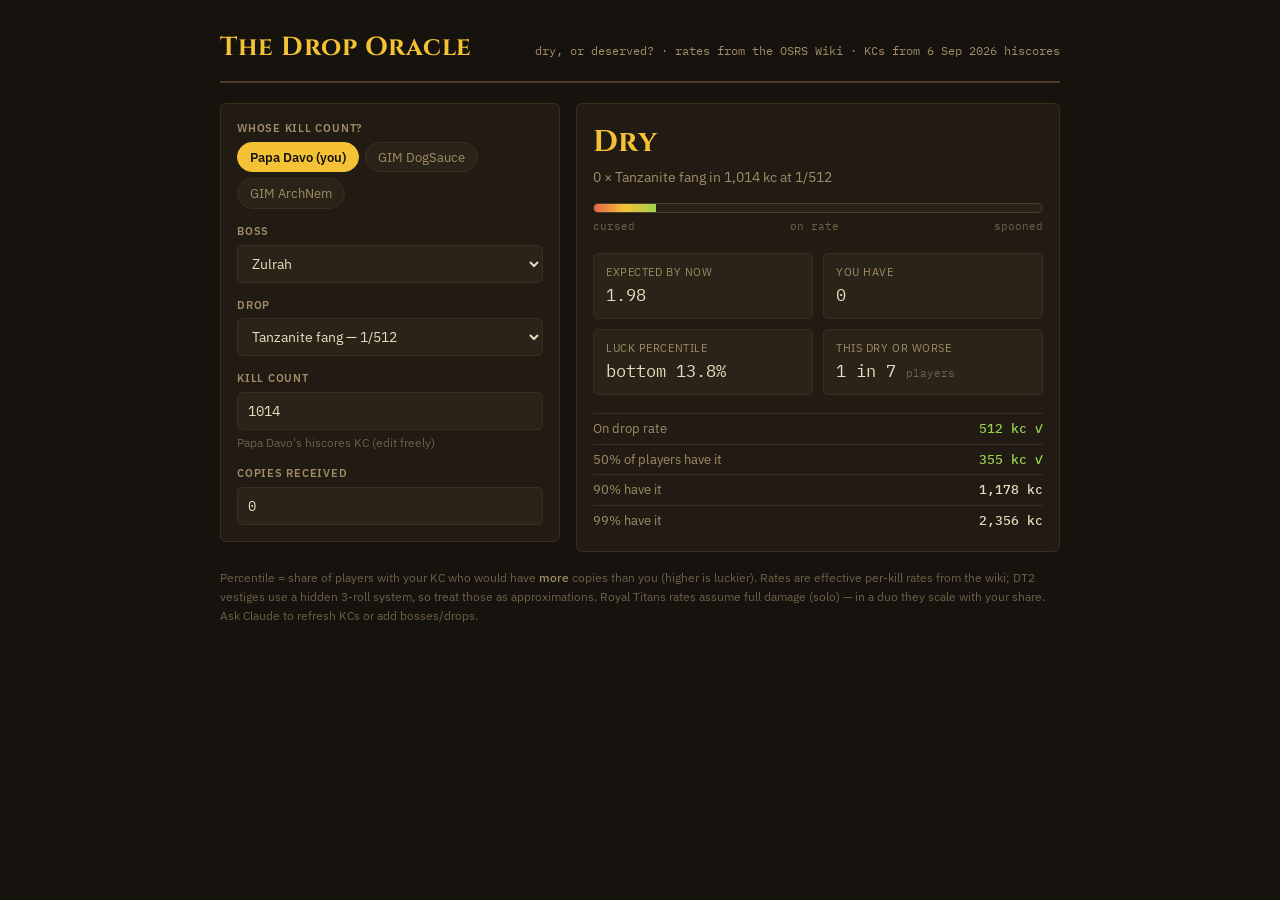
<file: src/Drop Oracle.html>
<!DOCTYPE html>
<meta charset="utf-8">
<meta name="viewport" content="width=device-width, initial-scale=1">
<title>The Drop Oracle</title>
<link rel="stylesheet" href="https://fonts.googleapis.com/css2?family=Cinzel:wght@600;700&family=IBM+Plex+Sans:wght@400;500;600&family=IBM+Plex+Mono:wght@400;500;600&display=swap">
<style>
:root{
  --ground:#16120d; --panel:#211b13; --panel2:#2a2318; --panel3:#332a1c;
  --border:#4d3d24; --border-soft:#3a2f1d;
  --ink:#e9dcbe; --muted:#a08c66; --faint:#6f6047;
  --gold:#f5c235; --green:#9ad24b; --red:#e0674f;
  --display:'Cinzel',Georgia,serif;
  --sans:'IBM Plex Sans',system-ui,sans-serif;
  --mono:'IBM Plex Mono',Consolas,monospace;
}
*{box-sizing:border-box}
body{background:var(--ground);color:var(--ink);font-family:var(--sans);margin:0;
  font-size:14px;line-height:1.5}
.wrap{max-width:880px;margin:0 auto;padding:28px 20px 64px}
header{border-bottom:2px solid var(--border);padding-bottom:14px;margin-bottom:20px;
  display:flex;align-items:baseline;justify-content:space-between;flex-wrap:wrap;gap:4px 16px}
h1{font-family:var(--display);font-weight:700;font-size:26px;margin:0;color:var(--gold);
  letter-spacing:.02em}
.tagline{font-family:var(--mono);font-size:12px;color:var(--muted)}

.grid{display:grid;grid-template-columns:minmax(260px,340px) 1fr;gap:16px;align-items:start}
@media (max-width:680px){.grid{grid-template-columns:1fr}}
.pane{background:var(--panel);border:1px solid var(--border-soft);border-radius:6px;padding:16px}
label{display:block;font-size:11px;font-weight:600;letter-spacing:.07em;text-transform:uppercase;
  color:var(--muted);margin:14px 0 5px}
label:first-child{margin-top:0}
select,input[type=number]{width:100%;font:inherit;font-size:13.5px;color:var(--ink);
  background:var(--panel2);border:1px solid var(--border-soft);border-radius:5px;padding:8px 10px}
select:focus,input:focus{outline:none;border-color:var(--gold)}
input[type=number]{font-family:var(--mono);font-variant-numeric:tabular-nums}
.chips{display:flex;gap:6px;flex-wrap:wrap}
.chips button{font:inherit;font-size:12.5px;color:var(--muted);background:var(--panel2);
  border:1px solid var(--border-soft);border-radius:99px;padding:5px 12px;cursor:pointer}
.chips button.on{color:var(--ground);background:var(--gold);border-color:var(--gold);font-weight:600}
.chips button:focus-visible{outline:2px solid var(--gold);outline-offset:2px}
.hint{font-size:11.5px;color:var(--faint);margin-top:4px}
.customrow{display:flex;align-items:center;gap:8px}
.customrow span{font-family:var(--mono);color:var(--muted)}

.verdict{font-family:var(--display);font-weight:700;font-size:30px;letter-spacing:.03em;
  margin:0 0 2px;color:var(--verdict,var(--gold));text-wrap:balance}
.verdictsub{color:var(--muted);margin:0 0 16px;font-size:13.5px}
.meter{height:10px;border:1px solid var(--border);border-radius:99px;background:var(--panel2);
  overflow:hidden;margin-bottom:6px}
.meter i{display:block;height:100%;background:linear-gradient(90deg,var(--red),var(--gold) 50%,var(--green));
  width:var(--w,0%);transition:width .4s}
.meterlab{display:flex;justify-content:space-between;font-size:10.5px;color:var(--faint);
  font-family:var(--mono);margin-bottom:18px}
.stats{display:grid;grid-template-columns:1fr 1fr;gap:10px}
@media (max-width:480px){.stats{grid-template-columns:1fr}}
.stat{background:var(--panel2);border:1px solid var(--border-soft);border-radius:5px;padding:10px 12px}
.stat .k{font-size:11px;color:var(--muted);letter-spacing:.05em;text-transform:uppercase}
.stat .v{font-family:var(--mono);font-size:17px;font-variant-numeric:tabular-nums;margin-top:2px}
.stat .v small{font-size:11px;color:var(--faint)}
.miles{margin:18px 0 0;padding:0;list-style:none;font-size:13px;color:var(--muted)}
.miles li{display:flex;justify-content:space-between;gap:12px;padding:5px 0;
  border-top:1px solid var(--border-soft)}
.miles b{font-family:var(--mono);font-weight:500;color:var(--ink);font-variant-numeric:tabular-nums}
.miles .hit b{color:var(--green)}
footer{margin-top:16px;font-size:12px;color:var(--faint);line-height:1.6}
footer b{color:var(--muted);font-weight:500}
</style>

<div class="wrap">
<header>
  <h1>The Drop Oracle</h1>
  <div class="tagline">dry, or deserved? · rates from the OSRS Wiki · KCs from 6 Sep 2026 hiscores</div>
</header>

<div class="grid">
<div class="pane">
  <label>Whose kill count?</label>
  <div class="chips" id="who"></div>
  <label for="boss">Boss</label>
  <select id="boss"></select>
  <label for="drop">Drop</label>
  <select id="drop"></select>
  <div id="customwrap" hidden>
    <label for="rate">Drop rate</label>
    <div class="customrow"><span>1 /</span><input type="number" id="rate" min="2" value="512"></div>
  </div>
  <label for="kc">Kill count</label>
  <input type="number" id="kc" min="0" value="0">
  <div class="hint" id="kchint"></div>
  <label for="got">Copies received</label>
  <input type="number" id="got" min="0" value="0">
</div>

<div class="pane">
  <p class="verdict" id="verdict">—</p>
  <p class="verdictsub" id="verdictsub"></p>
  <div class="meter"><i id="meterbar"></i></div>
  <div class="meterlab"><span>cursed</span><span>on rate</span><span>spooned</span></div>
  <div class="stats">
    <div class="stat"><div class="k">Expected by now</div><div class="v" id="s-exp">—</div></div>
    <div class="stat"><div class="k">You have</div><div class="v" id="s-got">—</div></div>
    <div class="stat"><div class="k">Luck percentile</div><div class="v" id="s-pct">—</div></div>
    <div class="stat"><div class="k">This dry or worse</div><div class="v" id="s-odds">—</div></div>
  </div>
  <ul class="miles" id="miles"></ul>
</div>
</div>

<footer>
  Percentile = share of players with your KC who would have <b>more</b> copies than you (higher is
  luckier). Rates are effective per-kill rates from the wiki; DT2 vestiges use a hidden 3-roll
  system, so treat those as approximations. Royal Titans rates assume full damage (solo) — in a
  duo they scale with your share. Ask Claude to refresh KCs or add bosses/drops.
</footer>
</div>

<script>
const KC={"Papa Davo":{"Zulrah":1014,"Cerberus":580,"Kraken":587,"The Corrupted Gauntlet":404,"Alchemical Hydra":149,"Araxxor":291,"Duke Sucellus":376,"Vardorvis":142,"Yama":206,"The Royal Titans":489,"Abyssal Sire":550,"Vorkath":51},
"GIM DogSauce":{"Zulrah":7,"Cerberus":0,"Kraken":0,"The Corrupted Gauntlet":2,"Alchemical Hydra":0,"Araxxor":0,"Duke Sucellus":1,"Vardorvis":1,"Yama":0,"The Royal Titans":313,"Abyssal Sire":0,"Vorkath":12},
"GIM ArchNem":{"Zulrah":45,"Cerberus":0,"Kraken":0,"The Corrupted Gauntlet":61,"Alchemical Hydra":0,"Araxxor":0,"Duke Sucellus":1,"Vardorvis":4,"Yama":0,"The Royal Titans":123,"Abyssal Sire":0,"Vorkath":25}};

const BOSSES=[
 {name:"Zulrah",drops:[["Tanzanite fang",512],["Magic fang",512],["Serpentine visage",512],
   ["Uncut onyx",512],["Either mutagen",3277],["Tanzanite mutagen",6554],["Magma mutagen",6554],
   ["Jar of swamp",3000],["Pet snakeling",4000]]},
 {name:"Cerberus",drops:[["Primordial crystal",520],["Pegasian crystal",520],["Eternal crystal",520],
   ["Smouldering stone",520],["Any unique",130],["Jar of souls",2000],["Hellpuppy",3000]]},
 {name:"Kraken",drops:[["Trident of the seas",512],["Kraken tentacle",400],["Jar of dirt",1000],
   ["Pet kraken",3000]]},
 {name:"The Corrupted Gauntlet",drops:[["Enhanced weapon seed",400],["Crystal armour seed",50],
   ["Youngllef",800]]},
 {name:"Alchemical Hydra",drops:[["Hydra's claw",1001],["Hydra tail",513],["Hydra leather",514],
   ["Brimstone ring piece (each)",181],["Dragon knife",2001],["Jar of chemicals",2000],
   ["Ikkle hydra",3000]]},
 {name:"Araxxor",drops:[["Any halberd piece",200],["Specific halberd piece",600],["Araxyte fang",600],
   ["Araxyte head",250],["Jar of venom",1500],["Nid",3000]]},
 {name:"Duke Sucellus",drops:[["Magus vestige",720],["Chromium ingot",240],["Eye of the duke",720],
   ["Virtus piece (each)",2160],["Baron",2500]]},
 {name:"Vardorvis",drops:[["Ultor vestige",1088],["Chromium ingot",363],["Executioner's axe head",1088],
   ["Virtus piece (each)",3264],["Butch",3000]]},
 {name:"Yama",drops:[["Any oathplate piece",200],["Specific oathplate piece",600],["Soulflame horn",300],
   ["Yami",2500]]},
 {name:"The Royal Titans",drops:[["Deadeye prayer scroll",75],["Mystic vigour prayer scroll",75],
   ["Staff crown (each)",75],["Giantsoul amulet",16],["Bran",3000]]},
 {name:"Abyssal Sire",drops:[["Unsired",100]]},
 {name:"Vorkath",drops:[["Draconic visage",5000],["Skeletal visage",5000],["Jar of decay",3000],
   ["Vorki",3000]]},
 {name:"Custom rate…",drops:[]},
];

const $=id=>document.getElementById(id);
const fmt=n=>n.toLocaleString("en-US");
let who="Papa Davo";

const whoEl=$("who");
for(const k of Object.keys(KC)){
  const b=document.createElement("button");
  b.textContent=k+(k==="Papa Davo"?" (you)":"");
  b.dataset.k=k;
  b.onclick=()=>{who=k;whoEl.querySelectorAll("button").forEach(x=>
    x.classList.toggle("on",x.dataset.k===who));fillKC();calc();};
  whoEl.appendChild(b);
}
whoEl.querySelector("button").classList.add("on");

const bossEl=$("boss"),dropEl=$("drop");
bossEl.innerHTML=BOSSES.map(b=>`<option>${b.name}</option>`).join("");
function fillDrops(){
  const b=BOSSES.find(x=>x.name===bossEl.value);
  const custom=!b.drops.length;
  $("customwrap").hidden=!custom;
  dropEl.innerHTML=custom?`<option>Custom drop</option>`:
    b.drops.map(d=>`<option value="${d[1]}">${d[0]} — 1/${fmt(d[1])}</option>`).join("");
  dropEl.disabled=custom;
}
function fillKC(){
  const kc=(KC[who]||{})[bossEl.value];
  if(kc!==undefined){$("kc").value=kc;
    $("kchint").textContent=`${who}'s hiscores KC (edit freely)`;}
  else $("kchint").textContent="No hiscores KC for this pick — enter manually.";
}
bossEl.onchange=()=>{fillDrops();fillKC();calc();};
dropEl.onchange=calc;
["rate","kc","got"].forEach(id=>$(id).addEventListener("input",calc));

// P(X <= k) for X ~ Binomial(n, p), computed in log space
function binomCdf(k,n,p){
  if(n<=0)return 1;
  const lp=Math.log(p),lq=Math.log1p(-p);
  let logTerm=n*lq,sum=0;         // i = 0 term
  for(let i=0;i<=k;i++){
    if(i>0)logTerm+=Math.log((n-i+1)/i)+lp-lq;
    sum+=Math.exp(logTerm);
    if(sum>=1){sum=1;break}
  }
  return Math.min(1,sum);
}
const need=(p,conf)=>Math.ceil(Math.log(1-conf)/Math.log1p(-p));

function calc(){
  const custom=$("customwrap").hidden===false;
  const denom=custom?Math.max(2,+$("rate").value||512):+dropEl.value;
  const p=1/denom, n=Math.max(0,Math.floor(+$("kc").value||0)),
        k=Math.max(0,Math.floor(+$("got").value||0));
  const exp=n*p;
  const cdf=binomCdf(k,n,p);           // this many or fewer
  const luckier=1-binomCdf(k===0?0:k-1,n,p)+0; // P(>= k)… not needed; percentile below
  const pct=(1-cdf)*100;               // share of players who'd have MORE than you
  let v,c;
  if(n===0){v="No kills yet";c="var(--muted)"}
  else if(cdf<=0.01){v="Cursed";c="var(--red)"}
  else if(cdf<=0.10){v="Parched";c="var(--red)"}
  else if(cdf<=0.35){v="Dry";c="var(--gold)"}
  else if(cdf<=0.75){v="On rate";c="var(--ink)"}
  else {v="Spooned";c="var(--green)"}
  const verd=$("verdict");verd.textContent=v;verd.style.setProperty("--verdict",c);
  $("verdictsub").textContent=n===0?"Enter a kill count to consult the oracle.":
    `${fmt(k)} × ${dropEl.disabled?"custom drop":dropEl.options[dropEl.selectedIndex].text.split(" — ")[0]} in ${fmt(n)} kc at 1/${fmt(denom)}`;
  $("meterbar").style.setProperty("--w",(cdf*100).toFixed(1)+"%");
  $("s-exp").innerHTML=exp<0.005?"~0":exp.toFixed(2);
  $("s-got").textContent=fmt(k);
  $("s-pct").innerHTML=n===0?"—":`${cdf<=0.5?"bottom":"top"} ${(cdf<=0.5?cdf*100:100-cdf*100).toFixed(cdf*100<1||cdf*100>99?2:1)}%`;
  $("s-odds").innerHTML=n===0||cdf>=0.999?"—":
    `1 in ${fmt(Math.max(1,Math.round(1/cdf)))} <small>players</small>`;
  const m=$("miles");
  m.innerHTML=[["On drop rate",denom],["50% of players have it",need(p,.5)],
    ["90% have it",need(p,.9)],["99% have it",need(p,.99)]]
    .map(([lab,kcN])=>`<li class="${n>=kcN?"hit":""}"><span>${lab}</span><b>${fmt(kcN)} kc${n>=kcN?" ✓":""}</b></li>`).join("");
}
fillDrops();fillKC();calc();
</script>
</file>
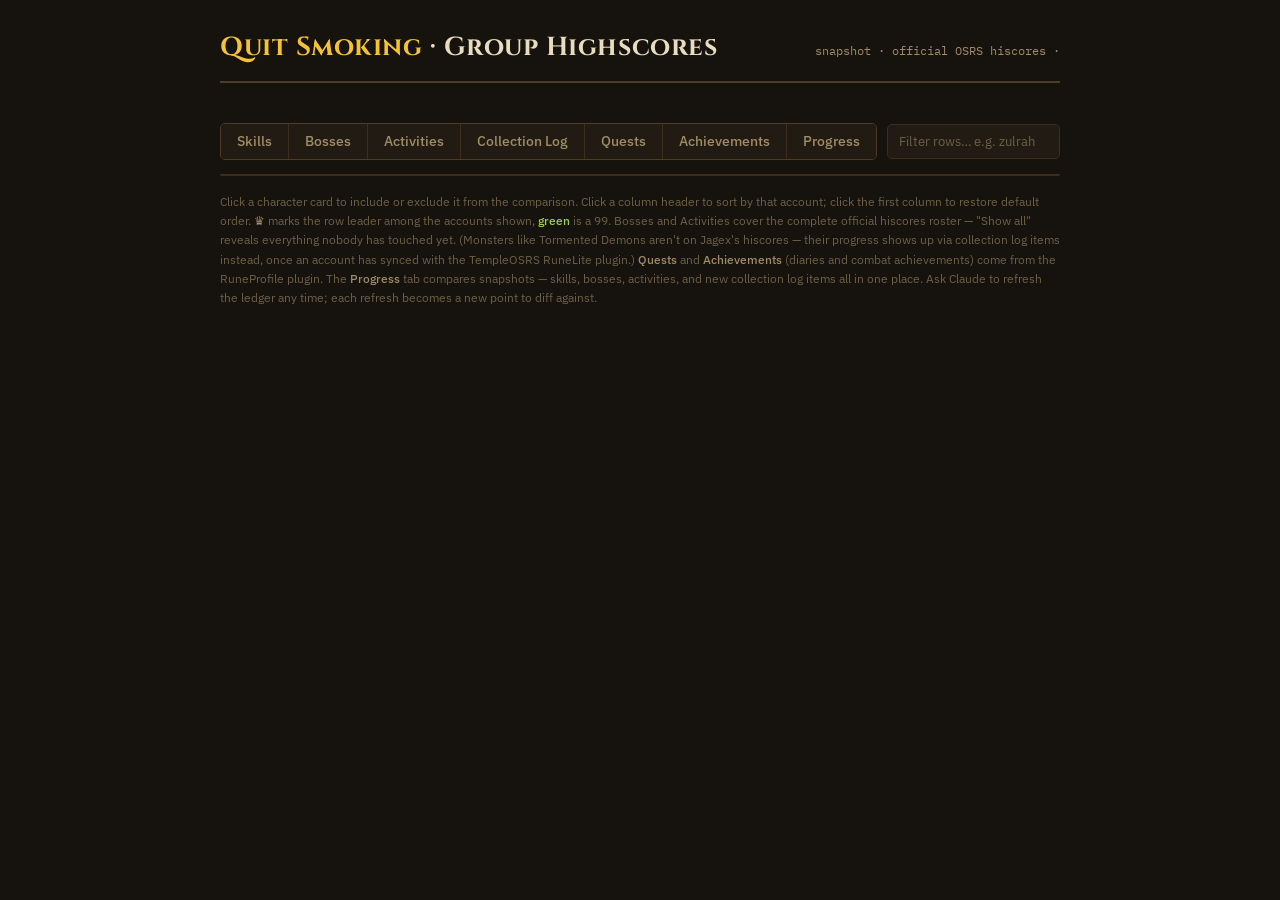
<file: src/Ledger.html>
<!DOCTYPE html>
<meta charset="utf-8">
<meta name="viewport" content="width=device-width, initial-scale=1">
<title>Quit Smoking — Group Highscores</title>
<link rel="stylesheet" href="https://fonts.googleapis.com/css2?family=Cinzel:wght@600;700&family=IBM+Plex+Sans:wght@400;500;600&family=IBM+Plex+Mono:wght@400;500;600&display=swap">
<style>
:root{
  --ground:#16120d; --panel:#211b13; --panel2:#2a2318; --panel3:#332a1c;
  --border:#4d3d24; --border-soft:#3a2f1d;
  --ink:#e9dcbe; --muted:#a08c66; --faint:#6f6047;
  --gold:#f5c235; --green:#9ad24b;
  --c-davo:#f5c235; --c-dog:#9ad24b; --c-arch:#e08e45;
  --display:'Cinzel',Georgia,serif;
  --sans:'IBM Plex Sans',system-ui,sans-serif;
  --mono:'IBM Plex Mono',Consolas,monospace;
}
*{box-sizing:border-box}
[hidden]{display:none!important}
body{background:var(--ground);color:var(--ink);font-family:var(--sans);margin:0;
  font-size:14px;line-height:1.5}
.wrap{max-width:880px;margin:0 auto;padding:28px 20px 64px}

header{display:flex;align-items:baseline;justify-content:space-between;flex-wrap:wrap;
  gap:4px 16px;border-bottom:2px solid var(--border);padding-bottom:14px;margin-bottom:20px}
h1{font-family:var(--display);font-weight:700;font-size:26px;margin:0;letter-spacing:.02em;
  color:var(--gold);text-wrap:balance}
h1 .sub{color:var(--ink)}
.snapdate{font-family:var(--mono);font-size:12px;color:var(--muted)}
.snapdate b{color:var(--ink);font-weight:500}

.cards{display:grid;grid-template-columns:repeat(auto-fit,minmax(230px,1fr));gap:12px;margin-bottom:20px}
.card{background:var(--panel);border:1px solid var(--border-soft);border-radius:6px;
  padding:12px 14px;cursor:pointer;text-align:left;font:inherit;color:inherit;
  border-top:3px solid var(--acct);transition:background .12s, border-color .12s}
.card:hover{background:var(--panel2)}
.card:focus-visible{outline:2px solid var(--gold);outline-offset:2px}
.card.off{opacity:.45;border-top-color:var(--border-soft)}
.card .nm{font-family:var(--display);font-weight:600;font-size:15px;letter-spacing:.02em;
  display:flex;align-items:center;gap:8px;margin-bottom:8px}
.card .dot{width:9px;height:9px;border-radius:50%;background:var(--acct);flex:none}
.card dl{display:grid;grid-template-columns:auto 1fr;gap:2px 12px;margin:0}
.card dt{color:var(--muted);font-size:12px}
.card dd{margin:0;text-align:right;font-family:var(--mono);font-size:12.5px;font-variant-numeric:tabular-nums}
.card .off-note{font-size:11px;color:var(--faint);margin-top:6px}

.controls{display:flex;flex-wrap:wrap;align-items:center;gap:10px;margin-bottom:14px}
.tabs{display:flex;border:1px solid var(--border);border-radius:5px;overflow:hidden}
.tabs button{font:inherit;font-weight:500;color:var(--muted);background:var(--panel);
  border:none;padding:7px 16px;cursor:pointer}
.tabs button + button{border-left:1px solid var(--border-soft)}
.tabs button.on{background:var(--panel3);color:var(--gold)}
.tabs button:focus-visible{outline:2px solid var(--gold);outline-offset:-2px}
.seg{display:flex;border:1px solid var(--border-soft);border-radius:5px;overflow:hidden}
.seg button{font:inherit;font-size:12.5px;color:var(--muted);background:var(--panel);
  border:none;padding:6px 12px;cursor:pointer}
.seg button + button{border-left:1px solid var(--border-soft)}
.seg button.on{background:var(--panel3);color:var(--ink)}
.seg button:focus-visible{outline:2px solid var(--gold);outline-offset:-2px}
.range{position:relative}
#rangebtn{font:inherit;font-size:12.5px;color:var(--ink);background:var(--panel);
  border:1px solid var(--border-soft);border-radius:5px;padding:6px 11px;cursor:pointer;
  display:flex;align-items:center;gap:8px;font-variant-numeric:tabular-nums}
#rangebtn:hover{border-color:var(--gold)}
#rangebtn .caret{color:var(--faint);font-size:9px}
#calpop{position:absolute;top:calc(100% + 6px);left:0;z-index:30;background:var(--panel2);
  border:1px solid var(--border);border-radius:6px;padding:12px;
  box-shadow:0 10px 28px rgba(0,0,0,.55);display:flex;gap:14px}
#calpop .presets{display:flex;flex-direction:column;gap:4px;
  border-right:1px solid var(--border-soft);padding-right:12px}
#calpop .presets .pt{font-size:10px;font-weight:600;letter-spacing:.07em;
  text-transform:uppercase;color:var(--faint);margin-bottom:2px}
#calpop .presets button{font:inherit;font-size:12px;text-align:left;color:var(--muted);
  background:none;border:none;border-radius:4px;padding:5px 9px;cursor:pointer;white-space:nowrap}
#calpop .presets button:hover{background:var(--panel3);color:var(--gold)}
.cal{width:226px}
.cal .mhead{display:flex;align-items:center;justify-content:space-between;margin-bottom:8px}
.cal .mhead b{font-size:12.5px;font-weight:600;font-family:var(--sans)}
.cal .mhead button{font:inherit;color:var(--muted);background:none;
  border:1px solid var(--border-soft);border-radius:4px;width:22px;height:22px;
  cursor:pointer;line-height:1;padding:0}
.cal .mhead button:hover{color:var(--gold);border-color:var(--gold)}
.cal .grid{display:grid;grid-template-columns:repeat(7,1fr);gap:2px;
  font-family:var(--mono);font-size:11.5px;text-align:center}
.cal .dow{color:var(--faint);font-size:10px;padding:2px 0}
.cal .d{padding:5px 0;border-radius:4px;color:var(--faint)}
.cal .d.snap{color:var(--ink);cursor:pointer;background:var(--panel3);font-weight:600}
.cal .d.snap:hover{outline:1px solid var(--gold)}
.cal .d.inrange{background:var(--border-soft)}
.cal .d.sel{background:var(--gold);color:var(--ground)}
.cal .hint{margin-top:8px;font-size:10.5px;color:var(--faint);font-family:var(--sans)}
#search{font:inherit;font-size:13px;color:var(--ink);background:var(--panel);
  border:1px solid var(--border-soft);border-radius:5px;padding:7px 11px;flex:1;min-width:140px}
#search::placeholder{color:var(--faint)}
#search:focus{outline:none;border-color:var(--gold)}

.tablebox{border:1px solid var(--border-soft);border-radius:6px;background:var(--panel)}
@media (max-width:640px){.tablebox{overflow-x:auto}}
table{border-collapse:collapse;width:100%;min-width:520px}
th,td{padding:7px 14px;white-space:nowrap}
thead th{font-size:11px;font-weight:600;letter-spacing:.07em;text-transform:uppercase;
  color:var(--muted);background:var(--panel2);border-bottom:1px solid var(--border);
  text-align:right;cursor:pointer;user-select:none;
  position:sticky;top:var(--stickytop,0px);z-index:2}
thead th:first-child{text-align:left}
thead th:hover{color:var(--ink)}
thead th.sorted{color:var(--gold)}
thead th .dot{display:inline-block;width:7px;height:7px;border-radius:50%;margin-right:6px;
  vertical-align:1px}
tbody td{border-bottom:1px solid var(--border-soft);font-family:var(--mono);
  font-size:13px;font-variant-numeric:tabular-nums;text-align:right;color:var(--muted)}
tbody tr:last-child td{border-bottom:none}
tbody tr:hover td{background:var(--panel2)}
tbody td.name{font-family:var(--sans);text-align:left;color:var(--ink);font-size:13.5px}
tbody td.lead{color:var(--gold);font-weight:600}
tbody td.lead::after{content:" ♛";font-size:10px}
tbody td.max99{color:var(--green)}
tbody td.zero{color:var(--faint)}
tbody td.gain{color:var(--green)}
tbody tr.grouphead td{font-family:var(--sans);font-size:11px;font-weight:600;
  letter-spacing:.07em;text-transform:uppercase;color:var(--gold);background:var(--panel2);
  text-align:left;cursor:default}
tbody tr.cathead td{background:var(--panel3);border-bottom-color:var(--border)}
tbody tr.cathead td.name{font-weight:600}
tbody tr.cathead td:not(.name){font-size:11.5px}
tbody tr.cathead td.done{color:var(--green)}
tbody tr.cathead .kc{display:inline-block;margin-left:9px;padding:1px 7px;border-radius:99px;
  background:var(--ground);border:1px solid var(--border);color:var(--gold);
  font-size:11.5px;font-weight:600}
td .xp{color:var(--faint);font-size:11px;margin-left:6px}
td .lv{color:var(--gold);font-size:11px;margin-left:6px}
.empty{padding:28px;text-align:center;color:var(--faint);white-space:normal}
footer{margin-top:16px;font-size:12px;color:var(--faint);line-height:1.6}
footer b{color:var(--muted);font-weight:500}
@media (max-width:560px){ th,td{padding:7px 9px} .wrap{padding:20px 12px 48px} }
</style>

<div class="wrap">
<header>
  <h1>Quit Smoking <span class="sub">· Group Highscores</span></h1>
  <div class="snapdate">snapshot <b id="snapdate"></b> · official OSRS hiscores
    · <b id="nextref" style="color:var(--gold)"></b></div>
</header>

<div class="cards" id="cards"></div>

<div class="controls">
  <div class="tabs" id="tabs" role="tablist">
    <button data-tab="skills" role="tab">Skills</button>
    <button data-tab="bosses" role="tab">Bosses</button>
    <button data-tab="activities" role="tab">Activities</button>
    <button data-tab="clog" role="tab">Collection Log</button>
    <button data-tab="quests" role="tab">Quests</button>
    <button data-tab="achv" role="tab">Achievements</button>
    <button data-tab="progress" role="tab">Progress</button>
  </div>
  <div class="seg" id="mode" hidden>
    <button data-mode="level">Levels</button>
    <button data-mode="xp">XP</button>
  </div>
  <div class="seg" id="zeroseg" hidden>
    <button data-z="hide">Hide untouched</button>
    <button data-z="all">Show all</button>
  </div>
  <div class="seg" id="questseg" hidden>
    <button data-q="all">All quests</button>
    <button data-q="todo">Unfinished only</button>
  </div>
  <div class="range" id="rangewrap" hidden>
    <button id="rangebtn" aria-haspopup="dialog"></button>
    <div id="calpop" hidden></div>
  </div>
  <input id="search" type="search" placeholder="Filter rows… e.g. zulrah, slayer">
</div>

<div class="tablebox"><table>
  <thead><tr id="headrow"></tr></thead>
  <tbody id="body"></tbody>
</table></div>

<footer>
  Click a character card to include or exclude it from the comparison. Click a column header to
  sort by that account; click the first column to restore default order. <b>♛</b> marks the row
  leader among the accounts shown, <b style="color:var(--green)">green</b> is a 99.
  Bosses and Activities cover the complete official hiscores roster — "Show all" reveals
  everything nobody has touched yet. (Monsters like Tormented Demons aren't on Jagex's hiscores —
  their progress shows up via collection log items instead, once an account has synced with the
  TempleOSRS RuneLite plugin.) <b>Quests</b> and <b>Achievements</b> (diaries and combat
  achievements) come from the RuneProfile plugin.
  The <b>Progress</b> tab compares snapshots — skills, bosses,
  activities, and new collection log items all in one place. Ask Claude to refresh the ledger any
  time; each refresh becomes a new point to diff against.
</footer>
</div>

<script>
// Snapshots are appended by Claude on each refresh — oldest first.
// Player shape: {skills, activities, temple?} where temple = {slots:[filled,total], ehc,
// items:{"Item name":count}} from TempleOSRS collection-log API (only for synced accounts).
const SNAPSHOTS = __SNAPSHOTS__;
const CLOGCATS=__CLOGCATS__;
const QUESTS=__QUESTS__;   // [{n:name,t:0 f2p|1 members|2 miniquest,p:points}] — state strings index this
const QTYPE=[["0","Free-to-play"],["1","Members"],["2","Miniquests"]];
const GROUPLABEL={bosses:"Bosses",raids:"Raids",clues:"Clues",minigames:"Minigames",other:"Other"};
const SMALLWORDS=new Set(["of","the","and","a","in","to"]);
const catName=slug=>slug.split("_").map((w,i)=>
  i>0&&SMALLWORDS.has(w)?w:w.charAt(0).toUpperCase()+w.slice(1)).join(" ");
// Items flattened across categories (an item can sit in several pages — count once).
function flatItems(t){
  if(!t)return null;
  const out={};
  for(const k in t.items){
    const v=t.items[k];
    if(typeof v==="number"){out[k]=Math.max(out[k]||0,v);continue}
    for(const n in v)out[n]=Math.max(out[n]||0,v[n]);
  }
  return out;
}
// Log page -> hiscore activity name(s) whose KC sum is that page's kill count.
const CLOG_KC={
 abyssal_sire:["Abyssal Sire"],alchemical_hydra:["Alchemical Hydra"],amoxliatl:["Amoxliatl"],
 araxxor:["Araxxor"],barrows_chests:["Barrows Chests"],brutus:["Brutus"],bryophyta:["Bryophyta"],
 callisto_and_artio:["Callisto","Artio"],cerberus:["Cerberus"],chaos_elemental:["Chaos Elemental"],
 chaos_fanatic:["Chaos Fanatic"],commander_zilyana:["Commander Zilyana"],
 corporeal_beast:["Corporeal Beast"],crazy_archaeologist:["Crazy Archaeologist"],
 dagannoth_kings:["Dagannoth Prime","Dagannoth Rex","Dagannoth Supreme"],
 deranged_archaeologist:["Deranged Archaeologist"],doom_of_mokhaiotl:["Doom of Mokhaiotl"],
 duke_sucellus:["Duke Sucellus"],fortis_colosseum:["Sol Heredit"],
 general_graardor:["General Graardor"],giant_mole:["Giant Mole"],
 grotesque_guardians:["Grotesque Guardians"],hespori:["Hespori"],hueycoatl:["The Hueycoatl"],
 kalphite_queen:["Kalphite Queen"],king_black_dragon:["King Black Dragon"],kraken:["Kraken"],
 kree_arra:["Kree'Arra"],kril_tsutsaroth:["K'ril Tsutsaroth"],maggot_king:["Maggot King"],
 moons_of_peril:["Lunar Chests"],nex:["Nex"],obor:["Obor"],phantom_muspah:["Phantom Muspah"],
 royal_titans:["The Royal Titans"],sarachnis:["Sarachnis"],scorpia:["Scorpia"],
 scurrius:["Scurrius"],shellbane_gryphon:["Shellbane Gryphon"],skotizo:["Skotizo"],
 tempoross:["Tempoross"],the_fight_caves:["TzTok-Jad"],
 the_gauntlet:["The Gauntlet","The Corrupted Gauntlet"],the_inferno:["TzKal-Zuk"],
 the_leviathan:["The Leviathan"],the_mad_angel:["Mad Angel"],
 the_nightmare:["Nightmare","Phosani's Nightmare"],the_whisperer:["The Whisperer"],
 thermonuclear_smoke_devil:["Thermonuclear Smoke Devil"],vardorvis:["Vardorvis"],
 venenatis_and_spindel:["Venenatis","Spindel"],vetion_and_calvarion:["Vet'ion","Calvar'ion"],
 vorkath:["Vorkath"],wintertodt:["Wintertodt"],yama:["Yama"],zalcano:["Zalcano"],zulrah:["Zulrah"],
 chambers_of_xeric:["Chambers of Xeric","Chambers of Xeric: Challenge Mode"],
 theatre_of_blood:["Theatre of Blood","Theatre of Blood: Hard Mode"],
 tombs_of_amascut:["Tombs of Amascut","Tombs of Amascut: Expert Mode"],
 beginner_treasure_trails:["Clue Scrolls (beginner)"],easy_treasure_trails:["Clue Scrolls (easy)"],
 medium_treasure_trails:["Clue Scrolls (medium)"],hard_treasure_trails:["Clue Scrolls (hard)"],
 elite_treasure_trails:["Clue Scrolls (elite)"],master_treasure_trails:["Clue Scrolls (master)"],
 mimic:["Mimic"],guardians_of_the_rift:["Rifts closed"],
};
// Raid pages show per-mode KCs. (Entry modes aren't tracked on the hiscores.)
const CLOG_KC_SPLIT={
 chambers_of_xeric:[["norm","Chambers of Xeric"],["cm","Chambers of Xeric: Challenge Mode"]],
 theatre_of_blood:[["norm","Theatre of Blood"],["hm","Theatre of Blood: Hard Mode"]],
 tombs_of_amascut:[["norm","Tombs of Amascut"],["exp","Tombs of Amascut: Expert Mode"]],
};
const LATEST=SNAPSHOTS[SNAPSHOTS.length-1], DATA=LATEST.players;
document.getElementById("snapdate").textContent=LATEST.label;

const ACCOUNTS = [
  {key:"Papa Davo",  label:"Papa Davo",     color:"var(--c-davo)"},
  {key:"GIM DogSauce", label:"GIM DogSauce", color:"var(--c-dog)"},
  {key:"GIM ArchNem",  label:"GIM ArchNem",  color:"var(--c-arch)"},
];
const SKILL_ORDER = ["Attack","Strength","Defence","Ranged","Prayer","Magic","Hitpoints",
  "Slayer","Herblore","Agility","Thieving","Crafting","Fletching","Construction",
  "Mining","Smithing","Fishing","Cooking","Firemaking","Woodcutting","Farming",
  "Hunter","Runecraft","Sailing"];
// Complete official hiscores rosters — every tracked boss and activity, even at 0 KC.
const BOSS_LIST=["Abyssal Sire","Alchemical Hydra","Amoxliatl","Araxxor","Artio","Barrows Chests",
 "Brutus","Bryophyta","Callisto","Calvar'ion","Cerberus","Chambers of Xeric",
 "Chambers of Xeric: Challenge Mode","Chaos Elemental","Chaos Fanatic","Commander Zilyana",
 "Corporeal Beast","Crazy Archaeologist","Dagannoth Prime","Dagannoth Rex","Dagannoth Supreme",
 "Deranged Archaeologist","Doom of Mokhaiotl","Duke Sucellus","General Graardor","Giant Mole",
 "Grotesque Guardians","Hespori","Kalphite Queen","King Black Dragon","Kraken","Kree'Arra",
 "K'ril Tsutsaroth","Lunar Chests","Mad Angel","Maggot King","Mimic","Nex","Nightmare",
 "Phosani's Nightmare","Obor","Phantom Muspah","Sarachnis","Scorpia","Scurrius",
 "Shellbane Gryphon","Skotizo","Sol Heredit","Spindel","Tempoross","The Gauntlet",
 "The Corrupted Gauntlet","The Hueycoatl","The Leviathan","The Royal Titans","The Whisperer",
 "Theatre of Blood","Theatre of Blood: Hard Mode","Thermonuclear Smoke Devil","Tombs of Amascut",
 "Tombs of Amascut: Expert Mode","TzKal-Zuk","TzTok-Jad","Vardorvis","Venenatis","Vet'ion",
 "Vorkath","Wintertodt","Yama","Zalcano","Zulrah"];
const ACTIVITY_LIST=["Grid Points","League Points","Deadman Points","Bounty Hunter - Hunter",
 "Bounty Hunter - Rogue","Bounty Hunter (Legacy) - Hunter","Bounty Hunter (Legacy) - Rogue",
 "Clue Scrolls (all)","Clue Scrolls (beginner)","Clue Scrolls (easy)","Clue Scrolls (medium)",
 "Clue Scrolls (hard)","Clue Scrolls (elite)","Clue Scrolls (master)","LMS - Rank",
 "PvP Arena - Rank","Soul Wars Zeal","Rifts closed","Colosseum Glory","Collections Logged"];
const ACTIVITY_SET=new Set(ACTIVITY_LIST);

function combatLevel(s){
  const g=n=>s[n][0];
  const base=0.25*(g("Defence")+g("Hitpoints")+Math.floor(g("Prayer")/2));
  const melee=0.325*(g("Attack")+g("Strength"));
  const range=0.325*Math.floor(g("Ranged")*1.5);
  const mage=0.325*Math.floor(g("Magic")*1.5);
  return Math.floor(base+Math.max(melee,range,mage));
}
const fmt=n=>n.toLocaleString("en-US");

// --- state (persisted per viewer) ---
let state={tab:"skills",mode:"level",active:ACCOUNTS.map(a=>a.key),sort:null,q:"",base:0,
  hz:"hide",qf:"all"};
try{const s=JSON.parse(localStorage.getItem("ledger-state"));
  if(s&&s.tab){state={...state,...s,q:""};
    state.active=state.active.filter(k=>DATA[k]);
    if(!state.active.length)state.active=ACCOUNTS.map(a=>a.key);}}catch(e){}
state.end=Math.min(state.end===undefined?SNAPSHOTS.length-1:state.end,SNAPSHOTS.length-1);
if(state.end<1)state.end=SNAPSHOTS.length-1;
state.base=Math.min(state.base===undefined?state.end-1:state.base,state.end-1);
if(state.base<0)state.base=0;
state.single=!!state.single&&state.end-state.base===1;
state.start=!!state.start;
function save(){try{localStorage.setItem("ledger-state",JSON.stringify(
  {tab:state.tab,mode:state.mode,active:state.active,base:state.base,end:state.end,
   single:state.single,start:state.start,hz:state.hz,qf:state.qf}))}catch(e){}}

// --- cards ---
const cardsEl=document.getElementById("cards");
function renderCards(){
  cardsEl.innerHTML="";
  for(const a of ACCOUNTS){
    const d=DATA[a.key], on=state.active.includes(a.key);
    const b=document.createElement("button");
    b.className="card"+(on?"":" off");
    b.style.setProperty("--acct",a.color);
    b.setAttribute("aria-pressed",on);
    b.innerHTML=`<div class="nm"><span class="dot"></span>${a.label}</div>
      <dl><dt>Total level</dt><dd>${fmt(d.skills.Overall[0])}</dd>
      <dt>Total XP</dt><dd>${fmt(d.skills.Overall[1])}</dd>
      <dt>Combat</dt><dd>${combatLevel(d.skills)}</dd>
      <dt>Log slots</dt><dd>${d.temple?fmt(d.temple.slots[0])+" / "+fmt(d.temple.slots[1])
        :fmt(d.activities["Collections Logged"]||0)}</dd>
      ${d.quests?`<dt>Quest points</dt><dd>${fmt(d.quests.qp)}</dd>`:""}</dl>
      ${d.temple?"":'<div class="off-note">collection log not synced (TempleOSRS plugin)</div>'}
      ${on?"":'<div class="off-note">hidden from comparison — click to restore</div>'}`;
    b.onclick=()=>{
      if(on){ if(state.active.length>1) state.active=state.active.filter(k=>k!==a.key); }
      else state.active=ACCOUNTS.map(x=>x.key).filter(k=>state.active.includes(k)||k===a.key);
      if(state.sort&&!state.active.includes(state.sort))state.sort=null;
      save();render();
    };
    cardsEl.appendChild(b);
  }
}

// --- controls ---
const tabsEl=document.getElementById("tabs"),modeEl=document.getElementById("mode"),
      zeroEl=document.getElementById("zeroseg"),searchEl=document.getElementById("search"),
      rangeWrap=document.getElementById("rangewrap"),rangeBtn=document.getElementById("rangebtn"),
      calPop=document.getElementById("calpop");

// ---- Adobe-style snapshot range calendar ----
const SNAP_IDX={};SNAPSHOTS.forEach((s,i)=>SNAP_IDX[s.date]=i);
const MONTHS=["January","February","March","April","May","June","July","August",
  "September","October","November","December"];
let calView=null,pendingStart=null;
function openCal(){
  const d=SNAPSHOTS[state.end].date.split("-");
  calView=new Date(+d[0],+d[1]-1,1);pendingStart=null;
  calPop.hidden=false;renderCal();
}
function closeCal(){calPop.hidden=true;pendingStart=null;}
rangeBtn.onclick=e=>{e.stopPropagation();calPop.hidden?openCal():closeCal();};
document.addEventListener("click",e=>{if(!calPop.hidden&&!calPop.contains(e.target))closeCal();});
document.addEventListener("keydown",e=>{if(e.key==="Escape")closeCal();});
function pickDay(idx){
  if(pendingStart===null){pendingStart=idx;renderCal();return;}
  if(idx===pendingStart){
    // Same day twice = view just that day (gains since the previous snapshot).
    // The first snapshot has no "before", so it shows the starting totals instead.
    if(idx===0){state.start=true;state.single=false;}
    else{state.base=idx-1;state.end=idx;state.single=true;state.start=false;}
    pendingStart=null;save();closeCal();render();return;
  }
  state.base=Math.min(pendingStart,idx);state.end=Math.max(pendingStart,idx);
  state.single=false;state.start=false;
  pendingStart=null;save();closeCal();render();
}
function preset(kind){
  const last=SNAPSHOTS.length-1;
  if(kind==="all"){state.base=0;state.end=last;}
  else{
    const cutoff=new Date(Date.now()-(kind==="7"?7:30)*864e5).toISOString().slice(0,10);
    let b=0;
    SNAPSHOTS.forEach((s,i)=>{if(i<last&&s.date<=cutoff)b=i;});
    state.base=b;state.end=last;
  }
  state.single=false;state.start=false;
  save();closeCal();render();
}
function renderCal(){
  const y=calView.getFullYear(),m=calView.getMonth();
  const first=(new Date(y,m,1).getDay()+6)%7, days=new Date(y,m+1,0).getDate();
  const bd=pendingStart!==null?SNAPSHOTS[pendingStart].date:
        state.start?SNAPSHOTS[0].date:
        state.single?SNAPSHOTS[state.end].date:SNAPSHOTS[state.base].date,
        ed=pendingStart!==null||state.start?bd:SNAPSHOTS[state.end].date;
  let g=["Mo","Tu","We","Th","Fr","Sa","Su"].map(d=>`<span class="dow">${d}</span>`).join("");
  for(let i=0;i<first;i++)g+=`<span class="d"></span>`;
  for(let d=1;d<=days;d++){
    const key=`${y}-${String(m+1).padStart(2,"0")}-${String(d).padStart(2,"0")}`;
    const idx=SNAP_IDX[key];
    let cls="d";
    if(idx!==undefined){
      cls+=" snap";
      if(key===bd||key===ed)cls+=" sel";
      else if(key>bd&&key<ed)cls+=" inrange";
    }else if(key>bd&&key<ed)cls+=" inrange";
    g+=`<span class="${cls}"${idx!==undefined?` data-i="${idx}"`:""}>${d}</span>`;
  }
  calPop.innerHTML=`
    <div class="presets"><span class="pt">Presets</span>
      <button data-p="7">Last 7 days</button>
      <button data-p="30">Last 30 days</button>
      <button data-p="all">All time</button></div>
    <div class="cal">
      <div class="mhead"><button data-nav="-1">‹</button>
        <b>${MONTHS[m]} ${y}</b><button data-nav="1">›</button></div>
      <div class="grid">${g}</div>
      <div class="hint">${pendingStart===null?
        "Highlighted days hold snapshots — click one to start.":
        "Click an end date for a range, or the same day again to view just that day."}</div>
    </div>`;
  calPop.querySelectorAll("[data-nav]").forEach(b=>b.onclick=e=>{
    e.stopPropagation();calView=new Date(y,m+ +b.dataset.nav,1);renderCal();});
  calPop.querySelectorAll(".d.snap").forEach(el=>el.onclick=e=>{
    e.stopPropagation();pickDay(+el.dataset.i);});
  calPop.querySelectorAll("[data-p]").forEach(b=>b.onclick=e=>{
    e.stopPropagation();preset(b.dataset.p);});
}
zeroEl.querySelectorAll("button").forEach(b=>b.onclick=()=>{
  state.hz=b.dataset.z;save();render();});
const questEl=document.getElementById("questseg");
questEl.querySelectorAll("button").forEach(b=>b.onclick=()=>{
  state.qf=b.dataset.q;save();render();});
tabsEl.querySelectorAll("button").forEach(b=>b.onclick=()=>{
  state.tab=b.dataset.tab;state.sort=null;save();render();});
modeEl.querySelectorAll("button").forEach(b=>b.onclick=()=>{
  state.mode=b.dataset.mode;save();render();});
searchEl.addEventListener("input",()=>{state.q=searchEl.value.trim().toLowerCase();renderTable();});

// --- table ---
const headEl=document.getElementById("headrow"),bodyEl=document.getElementById("body");
function acts(){return ACCOUNTS.filter(a=>state.active.includes(a.key));}
function compareRows(){
  const A=acts();
  let out;
  if(state.tab==="skills"){
    out=SKILL_ORDER.map(sk=>({name:sk,
      vals:A.map(a=>DATA[a.key].skills[sk][state.mode==="xp"?1:0]),
      lvls:A.map(a=>DATA[a.key].skills[sk][0])}));
  }else{
    const list=state.tab==="bosses"?BOSS_LIST:ACTIVITY_LIST;
    out=list.map(n=>({name:n,vals:A.map(a=>DATA[a.key].activities[n]||0)}));
    if(state.hz!=="all")out=out.filter(r=>r.vals.some(v=>v>0));
    out.sort((x,y)=>Math.max(...y.vals)-Math.max(...x.vals));
  }
  if(state.sort){
    const i=A.findIndex(a=>a.key===state.sort);
    if(i>=0)out.sort((x,y)=>y.vals[i]-x.vals[i]);
  }
  if(state.q)out=out.filter(r=>r.name.toLowerCase().includes(state.q));
  return out;
}
function progressRows(){
  const A=acts(), CUR=SNAPSHOTS[state.end].players, base=SNAPSHOTS[state.base].players;
  const sk=[],bo=[];
  for(const s of SKILL_ORDER){
    const gains=A.map(a=>{
      const now=CUR[a.key].skills[s],then=(base[a.key]||{skills:{}}).skills[s]||now;
      return [now[1]-then[1],now[0]-then[0]];  // [xp gain, level gain]
    });
    if(gains.some(g=>g[0]>0))sk.push({name:s,vals:gains.map(g=>g[0]),lvls:gains.map(g=>g[1]),kind:"xp"});
  }
  const av=[];
  const names=new Set();
  for(const a of A){Object.keys(CUR[a.key].activities).forEach(n=>names.add(n));}
  for(const n of names){
    const gains=A.map(a=>{
      const now=CUR[a.key].activities[n]||0,
            then=(base[a.key]||{activities:{}}).activities[n]||0;
      return Math.max(0,now-then);
    });
    if(gains.some(g=>g>0))(ACTIVITY_SET.has(n)?av:bo).push({name:n,vals:gains,kind:"kc"});
  }
  sk.sort((x,y)=>Math.max(...y.vals)-Math.max(...x.vals));
  bo.sort((x,y)=>Math.max(...y.vals)-Math.max(...x.vals));
  av.sort((x,y)=>Math.max(...y.vals)-Math.max(...x.vals));
  // Collection log gains (TempleOSRS-synced accounts only). A first sync sets the
  // baseline — items only count as gained between two snapshots that both have log data.
  const cl=[];
  const slotGains=A.map(a=>{
    const nowT=CUR[a.key].temple,thenT=(base[a.key]||{}).temple;
    return nowT&&thenT?Math.max(0,nowT.slots[0]-thenT.slots[0]):0;
  });
  if(slotGains.some(g=>g>0))cl.push({name:"Log slots filled",vals:slotGains,kind:"kc"});
  const flatsNow=A.map(a=>flatItems(CUR[a.key].temple)),
        flatsThen=A.map(a=>flatItems((base[a.key]||{}).temple));
  const inames=new Set();
  flatsNow.forEach(f=>{if(f)Object.keys(f).forEach(n=>inames.add(n));});
  for(const n of inames){
    const gains=A.map((a,i)=>{
      if(!flatsNow[i]||!flatsThen[i])return 0;
      return Math.max(0,(flatsNow[i][n]||0)-(flatsThen[i][n]||0));
    });
    if(gains.some(g=>g>0))cl.push({name:n,vals:gains,kind:"kc"});
  }
  cl.sort((x,y)=>x.name==="Log slots filled"?-1:y.name==="Log slots filled"?1:
    Math.max(...y.vals)-Math.max(...x.vals));
  let rows=[];
  if(sk.length)rows.push({head:"Skills — XP gained"},...sk);
  if(bo.length)rows.push({head:"Bosses — KC gained"},...bo);
  if(av.length)rows.push({head:"Activities — score gained"},...av);
  if(cl.length)rows.push({head:"Collection log — new items"},...cl);
  if(state.q)rows=rows.filter(r=>r.head||r.name.toLowerCase().includes(state.q));
  return rows;
}
function renderHead(A,firstLabel){
  headEl.innerHTML=`<th${state.sort?"":' class="sorted"'} data-k="">${firstLabel}</th>`+
    A.map(a=>`<th${state.sort===a.key?' class="sorted"':''} data-k="${a.key}">`+
      `<span class="dot" style="background:${a.color}"></span>${a.label}</th>`).join("");
  headEl.querySelectorAll("th").forEach(th=>th.onclick=()=>{
    state.sort=th.dataset.k||null;save();renderTable();});
}
function renderTable(){
  const A=acts();
  if(state.tab==="progress"){
    renderHead(A,state.start?"Starting totals":"Gained");
    if(state.start){renderStart(A);return;}
    if(SNAPSHOTS.length<2){
      bodyEl.innerHTML=`<tr><td class="empty" colspan="${A.length+1}">Only one snapshot so far
        (${LATEST.label}). Go grind, then ask Claude to refresh the ledger — every refresh becomes
        a new snapshot and the gains show up here.</td></tr>`;
      return;
    }
    const rows=progressRows();
    if(!rows.some(r=>!r.head)){
      bodyEl.innerHTML=`<tr><td class="empty" colspan="${A.length+1}">No gains between
        ${SNAPSHOTS[state.base].label} and ${SNAPSHOTS[state.end].label} for the accounts shown.</td></tr>`;
      return;
    }
    bodyEl.innerHTML=rows.map(r=>{
      if(r.head)return `<tr class="grouphead"><td colspan="${A.length+1}">${r.head}</td></tr>`;
      const max=Math.max(...r.vals),contested=new Set(r.vals).size>1;
      return `<tr><td class="name">${r.name}</td>`+r.vals.map((v,i)=>{
        if(v<=0)return `<td class="zero">—</td>`;
        const cls=["gain"];if(contested&&v===max&&A.length>1)cls.push("lead");
        let cell="+"+fmt(v);
        if(r.kind==="xp"&&r.lvls[i]>0)cell+=`<span class="lv">+${r.lvls[i]} lvl</span>`;
        return `<td class="${cls.join(" ")}">${cell}</td>`;
      }).join("")+"</tr>";
    }).join("");
    return;
  }
  if(state.tab==="clog"){renderClog(A);return;}
  if(state.tab==="quests"){renderQuests(A);return;}
  if(state.tab==="achv"){renderAchv(A);return;}
  renderHead(A,state.tab==="skills"?"Skill":state.tab==="bosses"?"Boss":"Activity");
  const out=compareRows();
  if(!out.length){
    bodyEl.innerHTML=state.tab==="clog"&&!state.q?
      `<tr><td class="empty" colspan="${A.length+1}">No account shown here has synced its
        collection log yet — install the TempleOSRS RuneLite plugin, enable log sync, and open
        the collection log in game.</td></tr>`:
      `<tr><td class="empty" colspan="${A.length+1}">No rows match “${searchEl.value}”.</td></tr>`;
    return;}
  bodyEl.innerHTML=out.map(r=>{
    const max=Math.max(...r.vals),contested=r.vals.some(v=>v>0)&&new Set(r.vals).size>1;
    return `<tr><td class="name">${r.name}</td>`+r.vals.map((v,i)=>{
      const cls=[];
      if(v===0)cls.push("zero");
      else{
        if(contested&&v===max&&A.length>1)cls.push("lead");
        if(state.tab==="skills"&&r.lvls[i]===99)cls.push("max99");
      }
      let cell=v===0?"—":fmt(v);
      if(state.tab==="skills"&&state.mode==="level"&&v!==0)
        cell=`${v}<span class="xp">${fmt(DATA[acts()[i].key].skills[r.name][1])} xp</span>`;
      return `<td class="${cls.join(" ")}">${cell}</td>`;
    }).join("")+"</tr>";
  }).join("");
}
function questState(p,i){            // "2" done · "1" started · "0"/absent not started
  const q=p.quests;if(!q)return null;
  return q.state.charAt(i)||"0";
}
function renderQuests(A){
  renderHead(A,"Quest");
  if(!A.some(a=>DATA[a.key].quests)){
    bodyEl.innerHTML=`<tr><td class="empty" colspan="${A.length+1}">No account shown here has
      synced its quests — quest data comes from the RuneProfile RuneLite plugin
      (Plugin Hub → RuneProfile), which syncs automatically once installed.</td></tr>`;
    return;
  }
  const MO=["Jan","Feb","Mar","Apr","May","Jun","Jul","Aug","Sep","Oct","Nov","Dec"];
  let html=`<tr><td class="empty" colspan="${A.length+1}">Quest data comes from the RuneProfile
    plugin — ${A.map(a=>{const q=DATA[a.key].quests;
      if(!q)return `<b>${a.label}</b> not synced`;
      const d=q.synced.split("-");
      return `<b>${a.label}</b> synced ${+d[2]} ${MO[+d[1]-1]}`;}).join(" · ")}.</td></tr>`;
  for(const [t,label] of QTYPE){
    const idxs=QUESTS.map((q,i)=>[q,i]).filter(([q])=>String(q.t)===t);
    if(!idxs.length)continue;
    let rows=idxs;
    if(state.q)rows=rows.filter(([q])=>q.n.toLowerCase().includes(state.q));
    if(state.qf==="todo")rows=rows.filter(([,i])=>
      A.some(a=>{const s=questState(DATA[a.key],i);return s&&s!=="2";}));
    if(!rows.length)continue;
    html+=`<tr class="grouphead"><td colspan="${A.length+1}">${label}</td></tr>`;
    html+=`<tr class="cathead"><td class="name">Completed</td>`+A.map(a=>{
      const p=DATA[a.key];
      if(!p.quests)return `<td class="zero">not synced</td>`;
      const done=idxs.filter(([,i])=>questState(p,i)==="2").length,
            pts=idxs.filter(([,i])=>questState(p,i)==="2").reduce((s,[q])=>s+q.p,0);
      return `<td class="${done>=idxs.length?"done":""}">${done} / ${idxs.length}`+
        (pts?`<span class="kc">${pts} qp</span>`:"")+`</td>`;
    }).join("")+"</tr>";
    html+=rows.map(([q,i])=>
      `<tr><td class="name">${q.n}${q.p?`<span class="xp">${q.p} qp</span>`:""}</td>`+
      A.map(a=>{
        const s=questState(DATA[a.key],i);
        if(s===null)return `<td class="zero"></td>`;
        if(s==="2")return `<td class="max99">done</td>`;
        if(s==="1")return `<td class="lead">started</td>`;
        return `<td class="zero">—</td>`;
      }).join("")+"</tr>").join("");
  }
  if(!html.includes("grouphead"))
    html+=`<tr><td class="empty" colspan="${A.length+1}">${
      state.qf==="todo"&&!state.q?"Every quest is finished — nothing left.":
      `No quests match “${searchEl.value}”.`}</td></tr>`;
  bodyEl.innerHTML=html;
}
const DIARY_TIERS=["Easy","Medium","Hard","Elite"],
      CA_TIERS=["Easy","Medium","Hard","Elite","Master","Grandmaster"];
function renderAchv(A){
  renderHead(A,"Area / tier");
  const withData=A.filter(a=>DATA[a.key].diaries||DATA[a.key].ca);
  if(!withData.length){
    bodyEl.innerHTML=`<tr><td class="empty" colspan="${A.length+1}">No account shown here has
      synced — diaries and combat achievements come from the RuneProfile RuneLite plugin.</td></tr>`;
    return;
  }
  // Areas and task totals are unioned across accounts: RuneProfile omits any tier
  // with nothing done, so a tier missing everywhere is simply "not started".
  const areas=[],totals={};
  for(const a of A){
    const d=DATA[a.key].diaries;if(!d)continue;
    for(const k in d){
      const [area]=k.split("|");
      if(!areas.includes(area))areas.push(area);
      totals[k]=Math.max(totals[k]||0,d[k][1]);
    }
  }
  const cell=(v,t)=>v===null?`<td class="zero">not synced</td>`:
    t?`<td class="${v>=t?"done":""}">${v} / ${t}</td>`:`<td class="zero">not started</td>`;
  let html="";
  if(areas.length){
    html+=`<tr class="grouphead"><td colspan="${A.length+1}">Achievement diaries</td></tr>`;
    for(const area of areas){
      if(state.q&&!area.toLowerCase().includes(state.q))continue;
      html+=`<tr class="cathead"><td class="name">${area}</td>`+A.map(a=>{
        const d=DATA[a.key].diaries;if(!d)return `<td class="zero">not synced</td>`;
        let got=0,tot=0;
        for(const t of DIARY_TIERS){const k=area+"|"+t;
          got+=(d[k]||[0])[0];tot+=totals[k]||0;}
        return `<td class="${tot&&got>=tot?"done":""}">${got} / ${tot}</td>`;
      }).join("")+"</tr>";
      html+=DIARY_TIERS.map(t=>{
        const k=area+"|"+t;
        return `<tr><td class="name">${t}</td>`+A.map(a=>{
          const d=DATA[a.key].diaries;
          return cell(d?(d[k]||[0])[0]:null,totals[k]||0);
        }).join("")+"</tr>";
      }).join("");
    }
  }
  const caTot={};
  for(const a of A){const c=DATA[a.key].ca;if(!c)continue;
    for(const t in c.tiers)caTot[t]=Math.max(caTot[t]||0,c.tiers[t][1]);}
  if(Object.keys(caTot).length&&(!state.q||"combat achievements".includes(state.q))){
    html+=`<tr class="grouphead"><td colspan="${A.length+1}">Combat achievements</td></tr>`;
    html+=`<tr class="cathead"><td class="name">All tiers</td>`+A.map(a=>{
      const c=DATA[a.key].ca;if(!c)return `<td class="zero">not synced</td>`;
      let got=0,tot=0;
      for(const t of CA_TIERS){got+=(c.tiers[t]||[0])[0];tot+=caTot[t]||0;}
      return `<td>${got} / ${tot}`+
        (c.points?`<span class="kc">${fmt(c.points)} pts</span>`:"")+`</td>`;
    }).join("")+"</tr>";
    html+=CA_TIERS.map(t=>`<tr><td class="name">${t}</td>`+A.map(a=>{
      const c=DATA[a.key].ca;
      return cell(c?(c.tiers[t]||[0])[0]:null,caTot[t]||0);
    }).join("")+"</tr>").join("");
  }
  bodyEl.innerHTML=html||`<tr><td class="empty" colspan="${A.length+1}">Nothing matches
    “${searchEl.value}”.</td></tr>`;
}
function renderStart(A){
  const S0=SNAPSHOTS[0].players;
  let rows=[{note:`${SNAPSHOTS[0].label} is the starting point — the day data collection began.
    Everything below is what each account brought in; all Progress gains are measured from here.`}];
  rows.push({head:"Skills — starting level & XP"},
    ...SKILL_ORDER.map(s=>({name:s,kind:"skill",vals:A.map(a=>S0[a.key].skills[s])})));
  const bo=[],av=[],names=new Set();
  for(const a of A)Object.keys(S0[a.key].activities).forEach(n=>names.add(n));
  for(const n of names){
    const vals=A.map(a=>S0[a.key].activities[n]||0);
    if(vals.some(v=>v>0))(ACTIVITY_SET.has(n)?av:bo).push({name:n,vals});
  }
  bo.sort((x,y)=>Math.max(...y.vals)-Math.max(...x.vals));
  av.sort((x,y)=>Math.max(...y.vals)-Math.max(...x.vals));
  if(bo.length)rows.push({head:"Bosses — starting KC"},...bo);
  if(av.length)rows.push({head:"Activities — starting score"},...av);
  if(state.q)rows=rows.filter(r=>r.note||r.head||r.name.toLowerCase().includes(state.q));
  bodyEl.innerHTML=rows.map(r=>{
    if(r.note)return `<tr><td class="empty" colspan="${A.length+1}">${r.note}</td></tr>`;
    if(r.head)return `<tr class="grouphead"><td colspan="${A.length+1}">${r.head}</td></tr>`;
    if(r.kind==="skill")
      return `<tr><td class="name">${r.name}</td>`+r.vals.map(v=>
        `<td class="${v[0]===99?"max99":""}">${v[0]}<span class="xp">${fmt(v[1])} xp</span></td>`)
        .join("")+"</tr>";
    return `<tr><td class="name">${r.name}</td>`+r.vals.map(v=>
      v===0?`<td class="zero">—</td>`:`<td>${fmt(v)}</td>`).join("")+"</tr>";
  }).join("");
}
function renderClog(A){
  renderHead(A,"Item");
  if(!A.some(a=>DATA[a.key].temple)){
    bodyEl.innerHTML=`<tr><td class="empty" colspan="${A.length+1}">No account shown here has
      synced its collection log yet — install the TempleOSRS RuneLite plugin, enable log sync,
      and open the collection log in game.</td></tr>`;
    return;
  }
  const sortIdx=state.sort?A.findIndex(a=>a.key===state.sort):-1;
  let html="";
  if(!state.q){
    const MO=["Jan","Feb","Mar","Apr","May","Jun","Jul","Aug","Sep","Oct","Nov","Dec"];
    const fmtD=s=>{const[y,m,d]=s.slice(0,10).split("-");
      return +d+" "+MO[+m-1]+(+y===new Date().getFullYear()?"":" "+y);};
    const rec=[];
    A.forEach((a,i)=>{const t=DATA[a.key].temple;
      if(t&&t.recent)t.recent.forEach(r=>rec.push({name:r[0],date:r[1],notable:r[2],idx:i}));});
    rec.sort((x,y)=>y.date.localeCompare(x.date));
    html+=`<tr class="grouphead"><td colspan="${A.length+1}">Recent unlocks</td></tr>`;
    if(rec.length){
      html+=rec.slice(0,15).map(r=>
        `<tr><td class="name">${r.notable?'<span style="color:var(--gold)">★</span> ':""}${r.name}</td>`+
        A.map((a,i)=>i===r.idx?`<td class="gain">${fmtD(r.date)}</td>`:`<td class="zero"></td>`)
          .join("")+"</tr>").join("");
    }else{
      html+=`<tr><td class="empty" colspan="${A.length+1}">No unlocks since first sync —
        new collection log drops land here with their dates.</td></tr>`;
    }
  }
  for(const g in CLOGCATS){
    let ghtml="";
    for(const slug in CLOGCATS[g]){
      const total=CLOGCATS[g][slug], cname=catName(slug);
      const per=A.map(a=>{const t=DATA[a.key].temple;
        return t?(t.items[slug]||{}):null;});   // null = not synced
      const has=per.some(m=>m&&Object.keys(m).length);
      const catMatch=state.q&&cname.toLowerCase().includes(state.q);
      let names=new Set();
      per.forEach(m=>{if(m)Object.keys(m).forEach(n=>names.add(n));});
      let items=[...names];
      if(state.q&&!catMatch){
        items=items.filter(n=>n.toLowerCase().includes(state.q));
        if(!items.length)continue;
      }else if(!state.q&&state.hz!=="all"&&!has)continue;
      let rows=items.map(n=>({name:n,vals:per.map(m=>m?(m[n]||0):0)}));
      rows.sort((x,y)=>sortIdx>=0?y.vals[sortIdx]-x.vals[sortIdx]:
        Math.max(...y.vals)-Math.max(...x.vals)||x.name.localeCompare(y.name));
      ghtml+=`<tr class="cathead"><td class="name">${cname}</td>`+
        per.map((m,i)=>{
          let kc="";
          if(CLOG_KC[slug]){
            const s=CLOG_KC[slug].reduce((t,n)=>t+(DATA[A[i].key].activities[n]||0),0);
            if(s>0)kc=`<span class="kc">${fmt(s)} kc</span>`;
          }
          if(!m)return `<td class="zero">not synced${kc}</td>`;
          const got=Object.keys(m).length;
          return `<td class="${got>=total?"done":""}">${got} / ${total}${kc}</td>`;
        }).join("")+"</tr>";
      ghtml+=rows.map(r=>{
        const max=Math.max(...r.vals),contested=r.vals.some(v=>v>0)&&new Set(r.vals).size>1;
        return `<tr><td class="name">${r.name}</td>`+r.vals.map((v,i)=>{
          if(v===0)return `<td class="zero">${per[i]?"—":""}</td>`;
          return `<td class="${contested&&v===max&&A.length>1?"lead":""}">${fmt(v)}</td>`;
        }).join("")+"</tr>";
      }).join("");
    }
    if(ghtml)html+=`<tr class="grouphead"><td colspan="${A.length+1}">${GROUPLABEL[g]||g}</td></tr>`+ghtml;
  }
  bodyEl.innerHTML=html||`<tr><td class="empty" colspan="${A.length+1}">No items match
    “${searchEl.value}”.</td></tr>`;
}
function render(){
  renderCards();
  tabsEl.querySelectorAll("button").forEach(b=>b.classList.toggle("on",b.dataset.tab===state.tab));
  modeEl.hidden=state.tab!=="skills";
  zeroEl.hidden=state.tab!=="bosses"&&state.tab!=="activities"&&state.tab!=="clog";
  questEl.hidden=state.tab!=="quests";
  questEl.querySelectorAll("button").forEach(b=>b.classList.toggle("on",b.dataset.q===state.qf));
  zeroEl.querySelectorAll("button").forEach(b=>b.classList.toggle("on",b.dataset.z===(state.hz==="all"?"all":"hide")));
  rangeWrap.hidden=state.tab!=="progress"||SNAPSHOTS.length<2;
  if(!rangeWrap.hidden)
    rangeBtn.innerHTML=state.start?
      `📅 ${SNAPSHOTS[0].label} <span class="caret">— starting point&nbsp;</span><span class="caret">▼</span>`:
      state.single?
      `📅 ${SNAPSHOTS[state.end].label} <span class="caret">— that day&nbsp;</span><span class="caret">▼</span>`:
      `📅 ${SNAPSHOTS[state.base].label} → ${SNAPSHOTS[state.end].label}`+
      `${state.end===SNAPSHOTS.length-1?" (latest)":""}<span class="caret">▼</span>`;
  modeEl.querySelectorAll("button").forEach(b=>b.classList.toggle("on",b.dataset.mode===state.mode));
  renderTable();
}
render();

// Live countdown to the next scheduled auto-refresh (GitHub cron: every 6h at :23 UTC).
const REF_HOURS=[0,6,12,18],REF_MIN=23;
function nextRefresh(){
  const now=new Date();
  for(let add=0;add<2;add++)
    for(const h of REF_HOURS){
      const t=new Date(Date.UTC(now.getUTCFullYear(),now.getUTCMonth(),
        now.getUTCDate()+add,h,REF_MIN,0));
      if(t>now)return t;
    }
}
function tickRefresh(){
  const el=document.getElementById("nextref");if(!el)return;
  const now=Date.now(),next=nextRefresh().getTime(),prev=next-6*3600*1000;
  if(now-prev<8*60*1000){el.textContent="auto-update running — reload in a few minutes";return;}
  let s=Math.floor((next-now)/1000);
  const h=Math.floor(s/3600),m=Math.floor(s%3600/60),sec=s%60;
  el.textContent="next auto-update in "+(h?`${h}h ${m}m`:m?`${m}m ${sec}s`:`${sec}s`);
}
setInterval(tickRefresh,1000);tickRefresh();
</script>
</file>
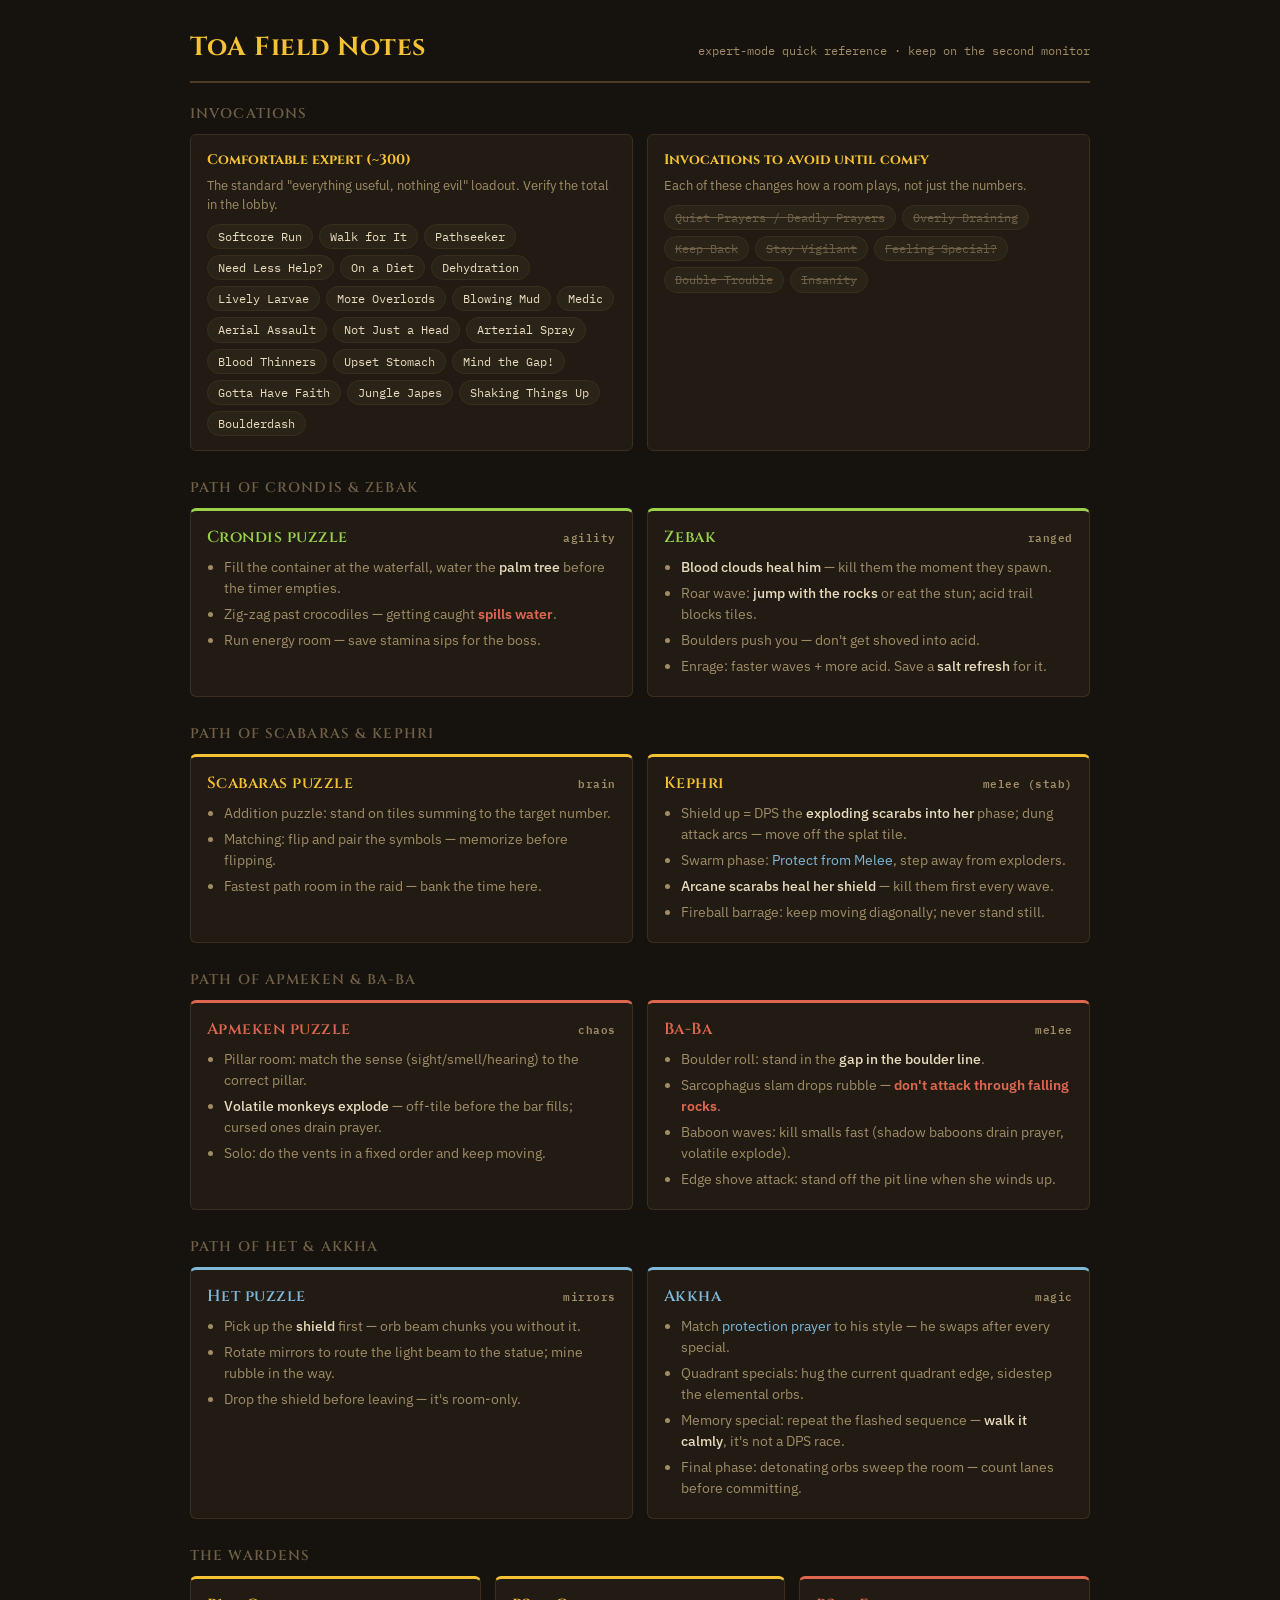
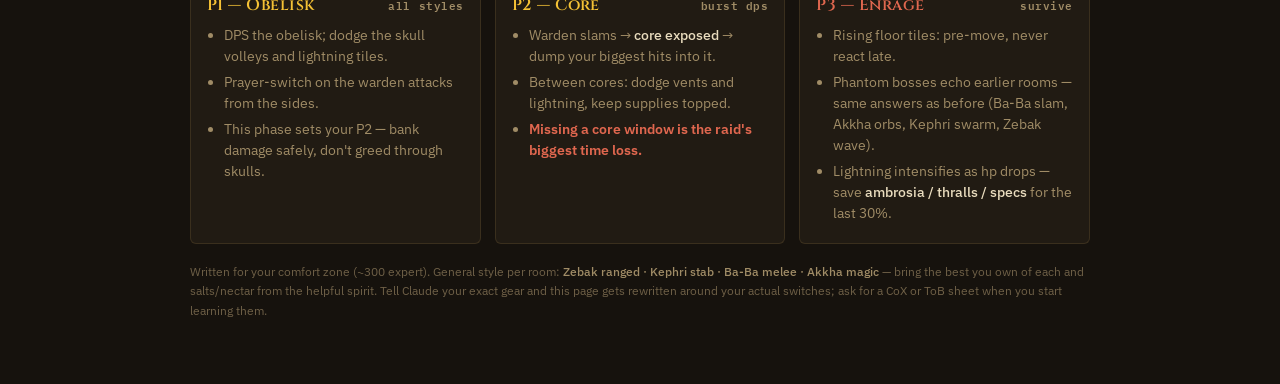
<file: src/ToA Notes.html>
<!DOCTYPE html>
<meta charset="utf-8">
<meta name="viewport" content="width=device-width, initial-scale=1">
<title>ToA Field Notes</title>
<link rel="stylesheet" href="https://fonts.googleapis.com/css2?family=Cinzel:wght@600;700&family=IBM+Plex+Sans:wght@400;500;600&family=IBM+Plex+Mono:wght@400;500;600&display=swap">
<style>
:root{
  --ground:#16120d; --panel:#211b13; --panel2:#2a2318; --panel3:#332a1c;
  --border:#4d3d24; --border-soft:#3a2f1d;
  --ink:#e9dcbe; --muted:#a08c66; --faint:#6f6047;
  --gold:#f5c235; --green:#9ad24b; --red:#e0674f; --blue:#7fb8d9;
  --display:'Cinzel',Georgia,serif;
  --sans:'IBM Plex Sans',system-ui,sans-serif;
  --mono:'IBM Plex Mono',Consolas,monospace;
}
*{box-sizing:border-box}
body{background:var(--ground);color:var(--ink);font-family:var(--sans);margin:0;
  font-size:14px;line-height:1.5}
.wrap{max-width:940px;margin:0 auto;padding:28px 20px 64px}
header{border-bottom:2px solid var(--border);padding-bottom:14px;margin-bottom:20px;
  display:flex;align-items:baseline;justify-content:space-between;flex-wrap:wrap;gap:4px 16px}
h1{font-family:var(--display);font-weight:700;font-size:26px;margin:0;color:var(--gold);
  letter-spacing:.02em}
.tagline{font-family:var(--mono);font-size:12px;color:var(--muted)}

.cols{display:grid;grid-template-columns:repeat(auto-fit,minmax(290px,1fr));gap:14px}
.room{background:var(--panel);border:1px solid var(--border-soft);border-radius:6px;
  padding:14px 16px;border-top:3px solid var(--accent,var(--border))}
.room h2{font-family:var(--display);font-weight:600;font-size:16px;margin:0 0 2px;
  color:var(--accent,var(--gold));letter-spacing:.03em;display:flex;align-items:baseline;
  justify-content:space-between;gap:8px}
.room h2 .style{font-family:var(--mono);font-size:10.5px;color:var(--muted);letter-spacing:.05em}
.room ul{margin:8px 0 0;padding-left:17px}
.room li{margin-bottom:5px;color:var(--muted)}
.room li b{color:var(--ink);font-weight:500}
.room li .warn{color:var(--red);font-weight:600}
.room li .pray{color:var(--blue)}
.sect{font-family:var(--display);font-weight:600;font-size:14px;letter-spacing:.08em;
  text-transform:uppercase;color:var(--faint);margin:26px 0 10px}
.sect:first-of-type{margin-top:0}

.invos{background:var(--panel);border:1px solid var(--border-soft);border-radius:6px;padding:14px 16px}
.invos h3{font-family:var(--display);font-size:14px;color:var(--gold);margin:0 0 6px}
.invos p{margin:0 0 10px;font-size:12.5px;color:var(--muted)}
.pills{display:flex;flex-wrap:wrap;gap:6px}
.pills span{font-family:var(--mono);font-size:11.5px;background:var(--panel2);
  border:1px solid var(--border-soft);border-radius:99px;padding:3px 10px;color:var(--ink)}
.pills span.off{color:var(--faint);text-decoration:line-through}
footer{margin-top:18px;font-size:12px;color:var(--faint);line-height:1.6}
footer b{color:var(--muted);font-weight:500}
</style>

<div class="wrap">
<header>
  <h1>ToA Field Notes</h1>
  <div class="tagline">expert-mode quick reference · keep on the second monitor</div>
</header>

<div class="sect">Invocations</div>
<div class="cols" style="grid-template-columns:repeat(auto-fit,minmax(340px,1fr))">
  <div class="invos">
    <h3>Comfortable expert (~300)</h3>
    <p>The standard "everything useful, nothing evil" loadout. Verify the total in the lobby.</p>
    <div class="pills"><span>Softcore Run</span><span>Walk for It</span><span>Pathseeker</span>
    <span>Need Less Help?</span><span>On a Diet</span><span>Dehydration</span>
    <span>Lively Larvae</span><span>More Overlords</span><span>Blowing Mud</span>
    <span>Medic</span><span>Aerial Assault</span><span>Not Just a Head</span>
    <span>Arterial Spray</span><span>Blood Thinners</span><span>Upset Stomach</span>
    <span>Mind the Gap!</span><span>Gotta Have Faith</span><span>Jungle Japes</span>
    <span>Shaking Things Up</span><span>Boulderdash</span></div>
  </div>
  <div class="invos">
    <h3>Invocations to avoid until comfy</h3>
    <p>Each of these changes how a room plays, not just the numbers.</p>
    <div class="pills"><span class="off">Quiet Prayers / Deadly Prayers</span>
    <span class="off">Overly Draining</span><span class="off">Keep Back</span>
    <span class="off">Stay Vigilant</span><span class="off">Feeling Special?</span>
    <span class="off">Double Trouble</span><span class="off">Insanity</span></div>
  </div>
</div>

<div class="sect">Path of Crondis &amp; Zebak</div>
<div class="cols">
  <div class="room" style="--accent:var(--green)">
    <h2>Crondis puzzle <span class="style">agility</span></h2>
    <ul>
      <li>Fill the container at the waterfall, water the <b>palm tree</b> before the timer empties.</li>
      <li>Zig-zag past crocodiles — getting caught <span class="warn">spills water</span>.</li>
      <li>Run energy room — save stamina sips for the boss.</li>
    </ul>
  </div>
  <div class="room" style="--accent:var(--green)">
    <h2>Zebak <span class="style">ranged</span></h2>
    <ul>
      <li><b>Blood clouds heal him</b> — kill them the moment they spawn.</li>
      <li>Roar wave: <b>jump with the rocks</b> or eat the stun; acid trail blocks tiles.</li>
      <li>Boulders push you — don't get shoved into acid.</li>
      <li>Enrage: faster waves + more acid. Save a <b>salt refresh</b> for it.</li>
    </ul>
  </div>
</div>

<div class="sect">Path of Scabaras &amp; Kephri</div>
<div class="cols">
  <div class="room" style="--accent:var(--gold)">
    <h2>Scabaras puzzle <span class="style">brain</span></h2>
    <ul>
      <li>Addition puzzle: stand on tiles summing to the target number.</li>
      <li>Matching: flip and pair the symbols — memorize before flipping.</li>
      <li>Fastest path room in the raid — bank the time here.</li>
    </ul>
  </div>
  <div class="room" style="--accent:var(--gold)">
    <h2>Kephri <span class="style">melee (stab)</span></h2>
    <ul>
      <li>Shield up = DPS the <b>exploding scarabs into her</b> phase; dung attack arcs — move off the splat tile.</li>
      <li>Swarm phase: <span class="pray">Protect from Melee</span>, step away from exploders.</li>
      <li><b>Arcane scarabs heal her shield</b> — kill them first every wave.</li>
      <li>Fireball barrage: keep moving diagonally; never stand still.</li>
    </ul>
  </div>
</div>

<div class="sect">Path of Apmeken &amp; Ba-Ba</div>
<div class="cols">
  <div class="room" style="--accent:var(--red)">
    <h2>Apmeken puzzle <span class="style">chaos</span></h2>
    <ul>
      <li>Pillar room: match the sense (sight/smell/hearing) to the correct pillar.</li>
      <li><b>Volatile monkeys explode</b> — off-tile before the bar fills; cursed ones drain prayer.</li>
      <li>Solo: do the vents in a fixed order and keep moving.</li>
    </ul>
  </div>
  <div class="room" style="--accent:var(--red)">
    <h2>Ba-Ba <span class="style">melee</span></h2>
    <ul>
      <li>Boulder roll: stand in the <b>gap in the boulder line</b>.</li>
      <li>Sarcophagus slam drops rubble — <span class="warn">don't attack through falling rocks</span>.</li>
      <li>Baboon waves: kill smalls fast (shadow baboons drain prayer, volatile explode).</li>
      <li>Edge shove attack: stand off the pit line when she winds up.</li>
    </ul>
  </div>
</div>

<div class="sect">Path of Het &amp; Akkha</div>
<div class="cols">
  <div class="room" style="--accent:var(--blue)">
    <h2>Het puzzle <span class="style">mirrors</span></h2>
    <ul>
      <li>Pick up the <b>shield</b> first — orb beam chunks you without it.</li>
      <li>Rotate mirrors to route the light beam to the statue; mine rubble in the way.</li>
      <li>Drop the shield before leaving — it's room-only.</li>
    </ul>
  </div>
  <div class="room" style="--accent:var(--blue)">
    <h2>Akkha <span class="style">magic</span></h2>
    <ul>
      <li>Match <span class="pray">protection prayer</span> to his style — he swaps after every special.</li>
      <li>Quadrant specials: hug the current quadrant edge, sidestep the elemental orbs.</li>
      <li>Memory special: repeat the flashed sequence — <b>walk it calmly</b>, it's not a DPS race.</li>
      <li>Final phase: detonating orbs sweep the room — count lanes before committing.</li>
    </ul>
  </div>
</div>

<div class="sect">The Wardens</div>
<div class="cols">
  <div class="room" style="--accent:var(--gold)">
    <h2>P1 — Obelisk <span class="style">all styles</span></h2>
    <ul>
      <li>DPS the obelisk; dodge the skull volleys and lightning tiles.</li>
      <li>Prayer-switch on the warden attacks from the sides.</li>
      <li>This phase sets your P2 — bank damage safely, don't greed through skulls.</li>
    </ul>
  </div>
  <div class="room" style="--accent:var(--gold)">
    <h2>P2 — Core <span class="style">burst dps</span></h2>
    <ul>
      <li>Warden slams → <b>core exposed</b> → dump your biggest hits into it.</li>
      <li>Between cores: dodge vents and lightning, keep supplies topped.</li>
      <li><span class="warn">Missing a core window is the raid's biggest time loss.</span></li>
    </ul>
  </div>
  <div class="room" style="--accent:var(--red)">
    <h2>P3 — Enrage <span class="style">survive</span></h2>
    <ul>
      <li>Rising floor tiles: pre-move, never react late.</li>
      <li>Phantom bosses echo earlier rooms — same answers as before (Ba-Ba slam, Akkha orbs, Kephri swarm, Zebak wave).</li>
      <li>Lightning intensifies as hp drops — save <b>ambrosia / thralls / specs</b> for the last 30%.</li>
    </ul>
  </div>
</div>

<footer>
  Written for your comfort zone (~300 expert). General style per room: <b>Zebak ranged · Kephri
  stab · Ba-Ba melee · Akkha magic</b> — bring the best you own of each and salts/nectar from the
  helpful spirit. Tell Claude your exact gear and this page gets rewritten around your actual
  switches; ask for a CoX or ToB sheet when you start learning them.
</footer>
</div>
</file>
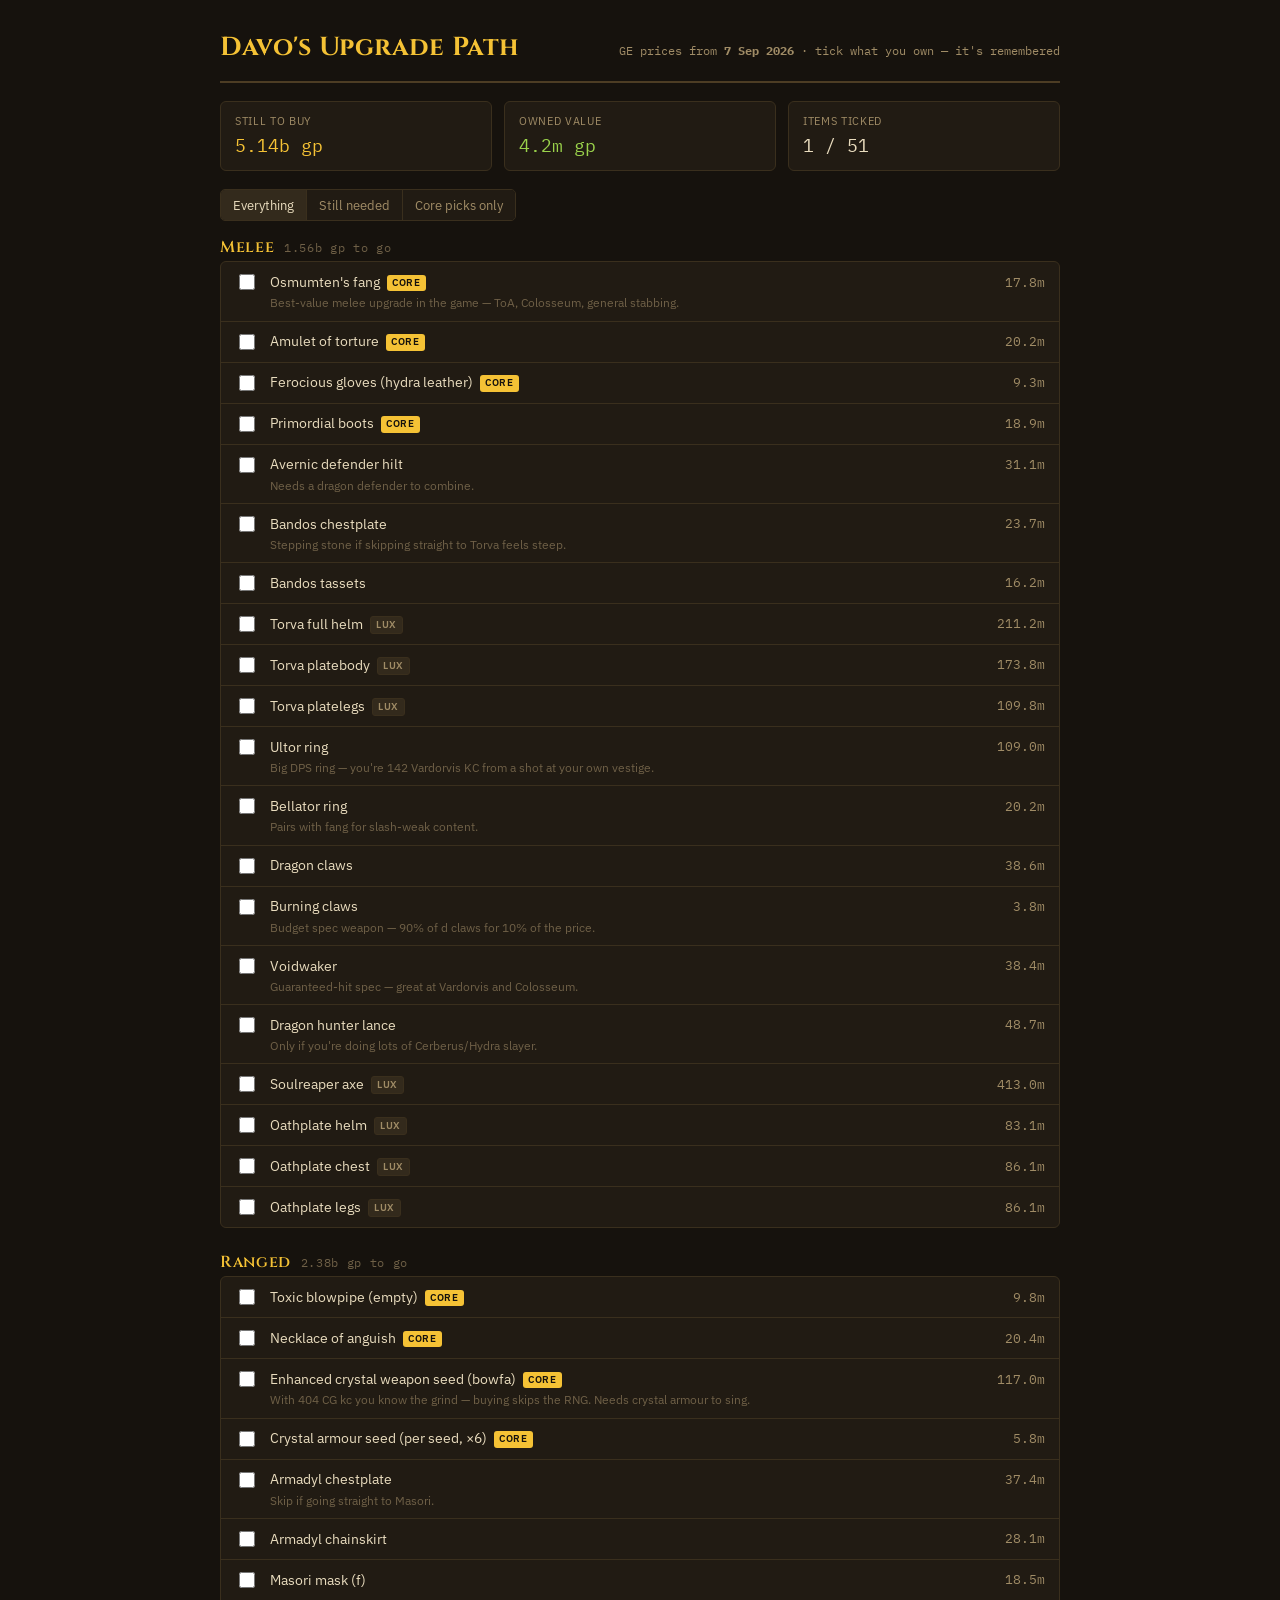
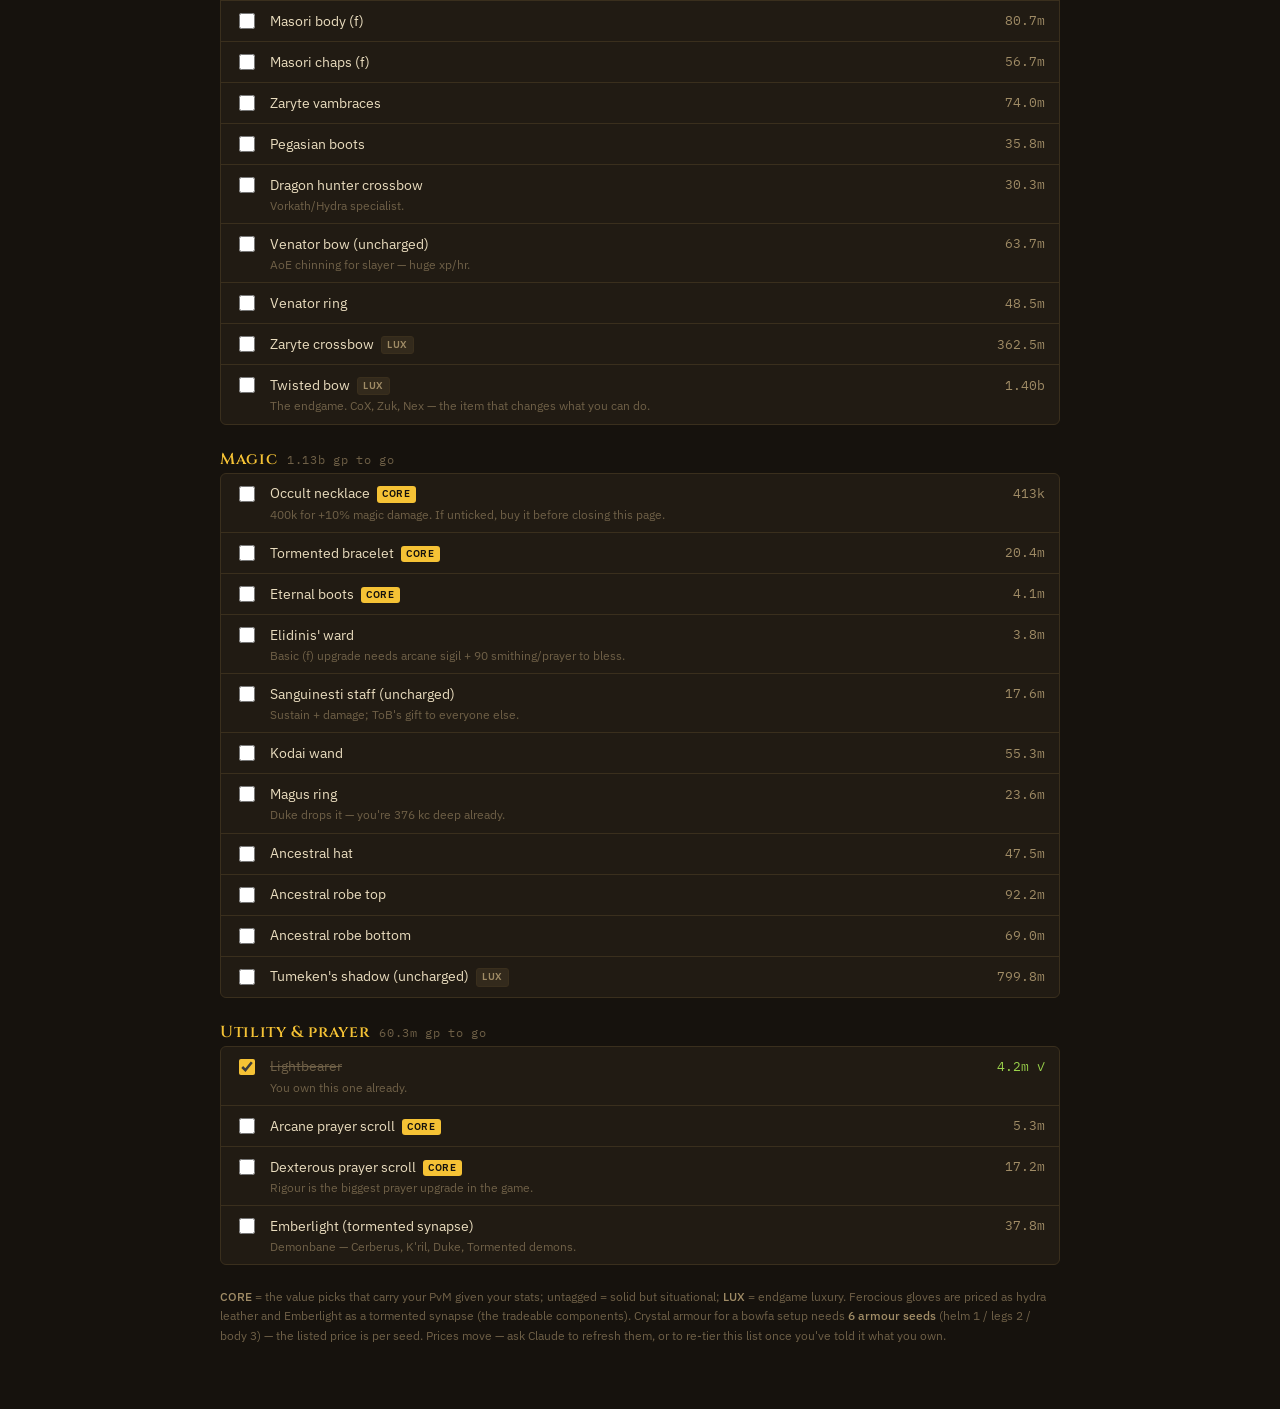
<file: src/Upgrade Path.html>
<!DOCTYPE html>
<meta charset="utf-8">
<meta name="viewport" content="width=device-width, initial-scale=1">
<title>Davo's Upgrade Path</title>
<link rel="stylesheet" href="https://fonts.googleapis.com/css2?family=Cinzel:wght@600;700&family=IBM+Plex+Sans:wght@400;500;600&family=IBM+Plex+Mono:wght@400;500;600&display=swap">
<style>
:root{
  --ground:#16120d; --panel:#211b13; --panel2:#2a2318; --panel3:#332a1c;
  --border:#4d3d24; --border-soft:#3a2f1d;
  --ink:#e9dcbe; --muted:#a08c66; --faint:#6f6047;
  --gold:#f5c235; --green:#9ad24b;
  --display:'Cinzel',Georgia,serif;
  --sans:'IBM Plex Sans',system-ui,sans-serif;
  --mono:'IBM Plex Mono',Consolas,monospace;
}
*{box-sizing:border-box}
body{background:var(--ground);color:var(--ink);font-family:var(--sans);margin:0;
  font-size:14px;line-height:1.5}
.wrap{max-width:880px;margin:0 auto;padding:28px 20px 64px}
header{border-bottom:2px solid var(--border);padding-bottom:14px;margin-bottom:18px;
  display:flex;align-items:baseline;justify-content:space-between;flex-wrap:wrap;gap:4px 16px}
h1{font-family:var(--display);font-weight:700;font-size:26px;margin:0;color:var(--gold);
  letter-spacing:.02em}
.tagline{font-family:var(--mono);font-size:12px;color:var(--muted)}

.summary{display:grid;grid-template-columns:repeat(auto-fit,minmax(170px,1fr));gap:12px;margin-bottom:18px}
.sum{background:var(--panel);border:1px solid var(--border-soft);border-radius:6px;padding:11px 14px}
.sum .k{font-size:11px;color:var(--muted);letter-spacing:.06em;text-transform:uppercase}
.sum .v{font-family:var(--mono);font-size:18px;font-variant-numeric:tabular-nums;margin-top:2px}
.sum .v.green{color:var(--green)}
.sum .v.gold{color:var(--gold)}

.controls{display:flex;flex-wrap:wrap;gap:10px;margin-bottom:14px;align-items:center}
.seg{display:flex;border:1px solid var(--border-soft);border-radius:5px;overflow:hidden}
.seg button{font:inherit;font-size:12.5px;color:var(--muted);background:var(--panel);
  border:none;padding:6px 12px;cursor:pointer}
.seg button + button{border-left:1px solid var(--border-soft)}
.seg button.on{background:var(--panel3);color:var(--ink)}
.seg button:focus-visible{outline:2px solid var(--gold);outline-offset:-2px}

section{margin-bottom:22px}
h2{font-family:var(--display);font-weight:600;font-size:16px;letter-spacing:.04em;
  color:var(--gold);margin:0 0 2px;display:flex;align-items:baseline;gap:10px}
h2 .sub{font-family:var(--mono);font-size:11.5px;color:var(--faint);font-weight:400}
.items{border:1px solid var(--border-soft);border-radius:6px;overflow:hidden;background:var(--panel)}
.item{display:grid;grid-template-columns:auto 1fr auto;gap:4px 12px;align-items:center;
  padding:9px 14px;border-bottom:1px solid var(--border-soft);cursor:pointer}
.item:last-child{border-bottom:none}
.item:hover{background:var(--panel2)}
.item input{width:16px;height:16px;accent-color:var(--gold);cursor:pointer}
.item .nm{font-size:13.5px}
.item .note{grid-column:2/4;font-size:11.5px;color:var(--faint);margin-top:-3px}
.item .pr{font-family:var(--mono);font-size:13px;font-variant-numeric:tabular-nums;
  color:var(--muted);text-align:right;white-space:nowrap}
.item.owned .nm{color:var(--faint);text-decoration:line-through}
.item.owned .pr{color:var(--green);text-decoration:none}
.item.owned .pr::after{content:" ✓"}
.item .tag{display:inline-block;font-size:9.5px;font-weight:600;letter-spacing:.07em;
  border-radius:3px;padding:1px 5px;margin-left:7px;vertical-align:1px;
  color:var(--ground);background:var(--gold)}
.item .tag.lux{background:var(--panel3);color:var(--muted);border:1px solid var(--border-soft)}
footer{margin-top:8px;font-size:12px;color:var(--faint);line-height:1.6}
footer b{color:var(--muted);font-weight:500}
</style>

<div class="wrap">
<header>
  <h1>Davo's Upgrade Path</h1>
  <div class="tagline">GE prices from <b>7 Sep 2026</b> · tick what you own — it's remembered</div>
</header>

<div class="summary">
  <div class="sum"><div class="k">Still to buy</div><div class="v gold" id="t-left">—</div></div>
  <div class="sum"><div class="k">Owned value</div><div class="v green" id="t-own">—</div></div>
  <div class="sum"><div class="k">Items ticked</div><div class="v" id="t-count">—</div></div>
</div>

<div class="controls">
  <div class="seg" id="view">
    <button data-v="all">Everything</button>
    <button data-v="todo">Still needed</button>
    <button data-v="core">Core picks only</button>
  </div>
</div>

<div id="sections"></div>

<footer>
  <b>CORE</b> = the value picks that carry your PvM given your stats; untagged = solid but
  situational; <b>LUX</b> = endgame luxury. Ferocious gloves are priced as hydra leather and
  Emberlight as a tormented synapse (the tradeable components). Crystal armour for a bowfa setup
  needs <b>6 armour seeds</b> (helm 1 / legs 2 / body 3) — the listed price is per seed.
  Prices move — ask Claude to refresh them, or to re-tier this list once you've told it what you own.
</footer>
</div>

<script>
const M=1e6;
const ITEMS=[
 // Melee
 {c:"Melee",n:"Osmumten's fang",p:17790000,tag:"core",note:"Best-value melee upgrade in the game — ToA, Colosseum, general stabbing."},
 {c:"Melee",n:"Amulet of torture",p:20230964,tag:"core"},
 {c:"Melee",n:"Ferocious gloves (hydra leather)",p:9285240,tag:"core"},
 {c:"Melee",n:"Primordial boots",p:18928606,tag:"core"},
 {c:"Melee",n:"Avernic defender hilt",p:31076408,note:"Needs a dragon defender to combine."},
 {c:"Melee",n:"Bandos chestplate",p:23654680,note:"Stepping stone if skipping straight to Torva feels steep."},
 {c:"Melee",n:"Bandos tassets",p:16199999},
 {c:"Melee",n:"Torva full helm",p:211221742,tag:"lux"},
 {c:"Melee",n:"Torva platebody",p:173842222,tag:"lux"},
 {c:"Melee",n:"Torva platelegs",p:109816491,tag:"lux"},
 {c:"Melee",n:"Ultor ring",p:109000000,note:"Big DPS ring — you're 142 Vardorvis KC from a shot at your own vestige."},
 {c:"Melee",n:"Bellator ring",p:20176471,note:"Pairs with fang for slash-weak content."},
 {c:"Melee",n:"Dragon claws",p:38626678},
 {c:"Melee",n:"Burning claws",p:3762044,note:"Budget spec weapon — 90% of d claws for 10% of the price."},
 {c:"Melee",n:"Voidwaker",p:38411340,note:"Guaranteed-hit spec — great at Vardorvis and Colosseum."},
 {c:"Melee",n:"Dragon hunter lance",p:48736498,note:"Only if you're doing lots of Cerberus/Hydra slayer."},
 {c:"Melee",n:"Soulreaper axe",p:413000000,tag:"lux"},
 {c:"Melee",n:"Oathplate helm",p:83135910,tag:"lux"},
 {c:"Melee",n:"Oathplate chest",p:86100000,tag:"lux"},
 {c:"Melee",n:"Oathplate legs",p:86084683,tag:"lux"},
 // Ranged
 {c:"Ranged",n:"Toxic blowpipe (empty)",p:9765432,tag:"core"},
 {c:"Ranged",n:"Necklace of anguish",p:20394928,tag:"core"},
 {c:"Ranged",n:"Enhanced crystal weapon seed (bowfa)",p:117000000,tag:"core",note:"With 404 CG kc you know the grind — buying skips the RNG. Needs crystal armour to sing."},
 {c:"Ranged",n:"Crystal armour seed (per seed, ×6)",p:5805437,tag:"core"},
 {c:"Ranged",n:"Armadyl chestplate",p:37444000,note:"Skip if going straight to Masori."},
 {c:"Ranged",n:"Armadyl chainskirt",p:28072960},
 {c:"Ranged",n:"Masori mask (f)",p:18469991},
 {c:"Ranged",n:"Masori body (f)",p:80722976},
 {c:"Ranged",n:"Masori chaps (f)",p:56720785},
 {c:"Ranged",n:"Zaryte vambraces",p:74007964},
 {c:"Ranged",n:"Pegasian boots",p:35831070},
 {c:"Ranged",n:"Dragon hunter crossbow",p:30323939,note:"Vorkath/Hydra specialist."},
 {c:"Ranged",n:"Venator bow (uncharged)",p:63690708,note:"AoE chinning for slayer — huge xp/hr."},
 {c:"Ranged",n:"Venator ring",p:48499575},
 {c:"Ranged",n:"Zaryte crossbow",p:362500000,tag:"lux"},
 {c:"Ranged",n:"Twisted bow",p:1395475499,tag:"lux",note:"The endgame. CoX, Zuk, Nex — the item that changes what you can do."},
 // Magic
 {c:"Magic",n:"Occult necklace",p:412648,tag:"core",note:"400k for +10% magic damage. If unticked, buy it before closing this page."},
 {c:"Magic",n:"Tormented bracelet",p:20400000,tag:"core"},
 {c:"Magic",n:"Eternal boots",p:4118000,tag:"core"},
 {c:"Magic",n:"Elidinis' ward",p:3761693,note:"Basic (f) upgrade needs arcane sigil + 90 smithing/prayer to bless."},
 {c:"Magic",n:"Sanguinesti staff (uncharged)",p:17601320,note:"Sustain + damage; ToB's gift to everyone else."},
 {c:"Magic",n:"Kodai wand",p:55300000},
 {c:"Magic",n:"Magus ring",p:23569562,note:"Duke drops it — you're 376 kc deep already."},
 {c:"Magic",n:"Ancestral hat",p:47532725},
 {c:"Magic",n:"Ancestral robe top",p:92234199},
 {c:"Magic",n:"Ancestral robe bottom",p:69000000},
 {c:"Magic",n:"Tumeken's shadow (uncharged)",p:799799090,tag:"lux"},
 // Utility & prayer
 {c:"Utility & prayer",n:"Lightbearer",p:4189999,note:"You own this one already."},
 {c:"Utility & prayer",n:"Arcane prayer scroll",p:5264970,tag:"core"},
 {c:"Utility & prayer",n:"Dexterous prayer scroll",p:17244485,tag:"core",note:"Rigour is the biggest prayer upgrade in the game."},
 {c:"Utility & prayer",n:"Emberlight (tormented synapse)",p:37831601,note:"Demonbane — Cerberus, K'ril, Duke, Tormented demons."},
];
const CATS=[...new Set(ITEMS.map(i=>i.c))];
const fmtGp=v=>v>=1e9?(v/1e9).toFixed(2)+"b":v>=1e6?(v/1e6).toFixed(1)+"m":Math.round(v/1e3)+"k";

let owned={};
try{owned=JSON.parse(localStorage.getItem("upgrade-owned"))||{}}catch(e){}
if(!("Lightbearer" in owned))owned["Lightbearer"]=true; // mentioned in chat
let view="all";
try{view=localStorage.getItem("upgrade-view")||"all"}catch(e){}
function save(){try{localStorage.setItem("upgrade-owned",JSON.stringify(owned));
  localStorage.setItem("upgrade-view",view)}catch(e){}}

const secEl=document.getElementById("sections");
function render(){
  document.querySelectorAll("#view button").forEach(b=>b.classList.toggle("on",b.dataset.v===view));
  let left=0,own=0,cnt=0;
  for(const i of ITEMS){if(owned[i.n]){own+=i.p;cnt++}else left+=i.p}
  document.getElementById("t-left").textContent=fmtGp(left)+" gp";
  document.getElementById("t-own").textContent=fmtGp(own)+" gp";
  document.getElementById("t-count").textContent=cnt+" / "+ITEMS.length;
  secEl.innerHTML="";
  for(const c of CATS){
    let items=ITEMS.filter(i=>i.c===c);
    if(view==="todo")items=items.filter(i=>!owned[i.n]);
    if(view==="core")items=items.filter(i=>i.tag==="core");
    if(!items.length)continue;
    const rem=items.filter(i=>!owned[i.n]).reduce((s,i)=>s+i.p,0);
    const s=document.createElement("section");
    s.innerHTML=`<h2>${c}<span class="sub">${fmtGp(rem)} gp to go</span></h2>`;
    const box=document.createElement("div");box.className="items";
    for(const i of items){
      const row=document.createElement("label");
      row.className="item"+(owned[i.n]?" owned":"");
      row.innerHTML=`<input type="checkbox" ${owned[i.n]?"checked":""}>
        <span class="nm">${i.n}${i.tag?`<span class="tag${i.tag==="lux"?" lux":""}">${i.tag==="lux"?"LUX":"CORE"}</span>`:""}</span>
        <span class="pr">${fmtGp(i.p)}</span>
        ${i.note?`<span class="note">${i.note}</span>`:""}`;
      row.querySelector("input").onchange=e=>{owned[i.n]=e.target.checked;save();render();};
      box.appendChild(row);
    }
    s.appendChild(box);secEl.appendChild(s);
  }
}
document.querySelectorAll("#view button").forEach(b=>b.onclick=()=>{view=b.dataset.v;save();render();});
render();
</script>
</file>
